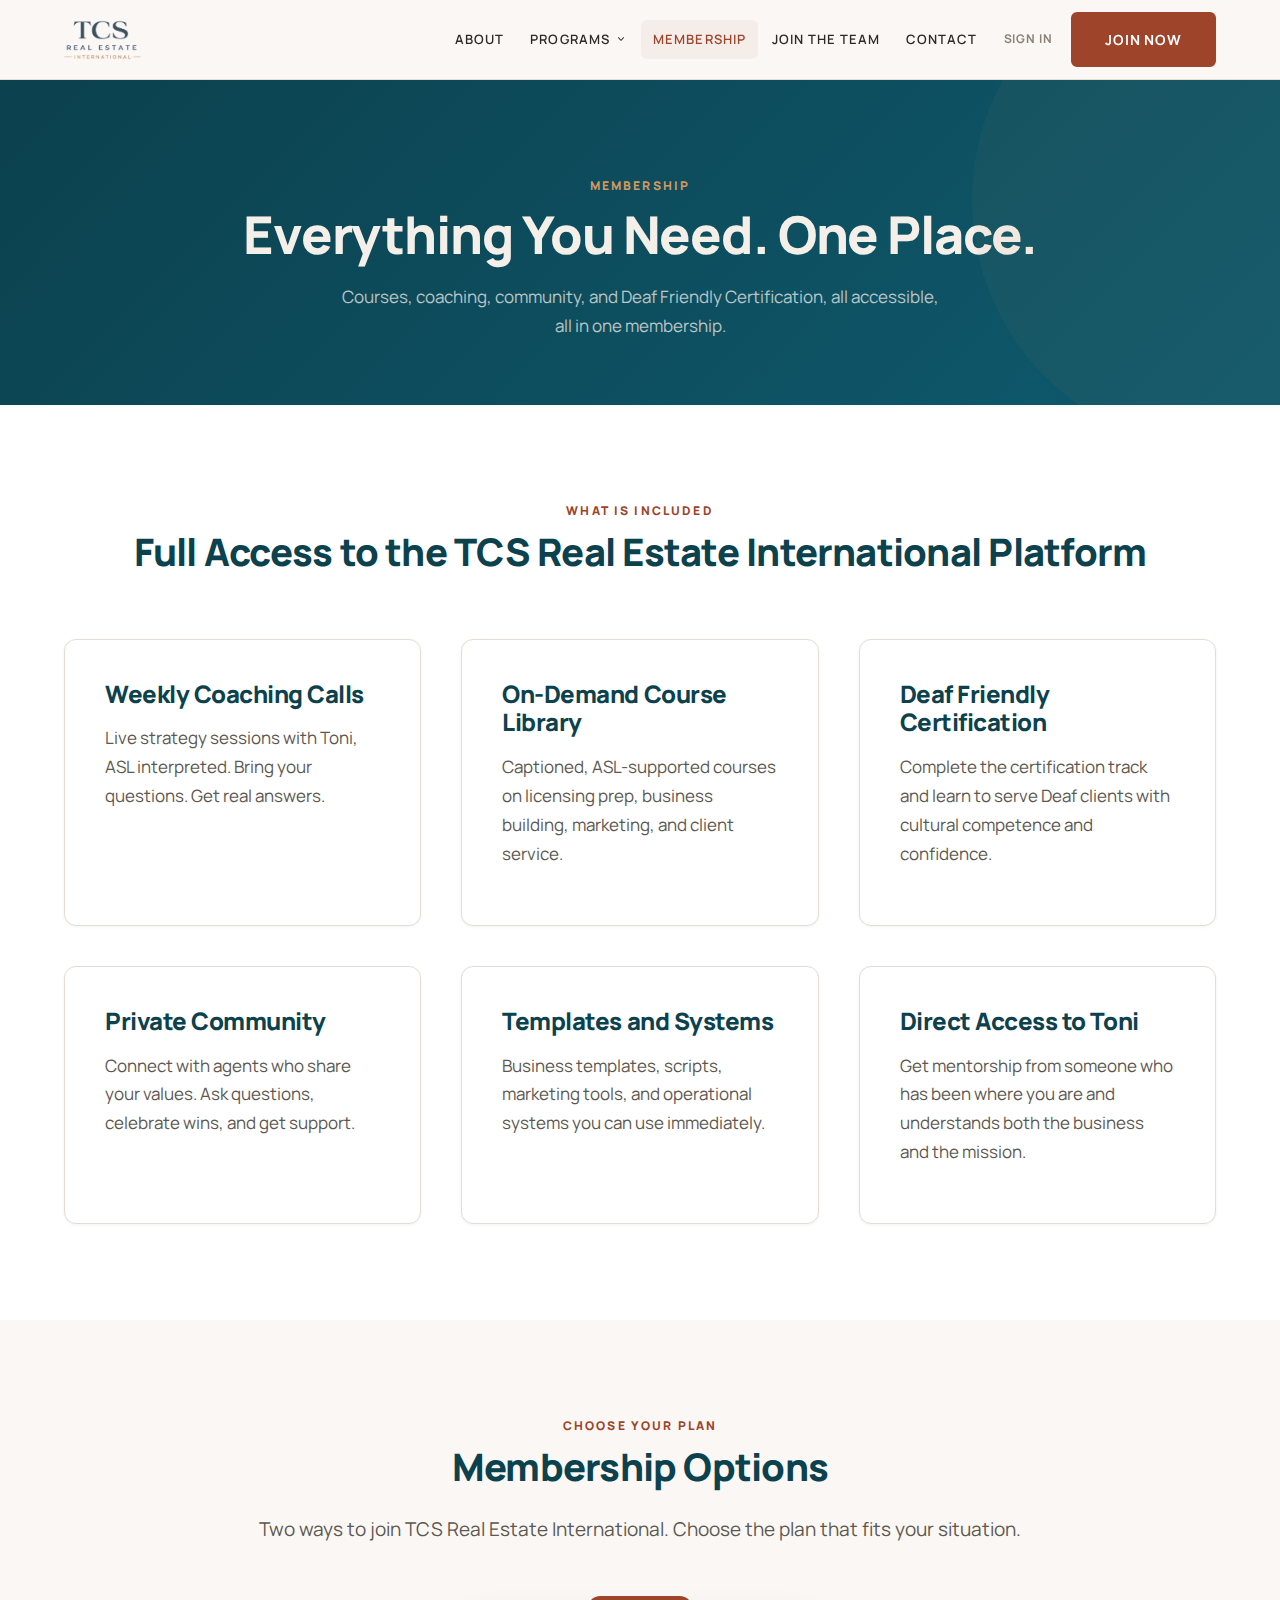
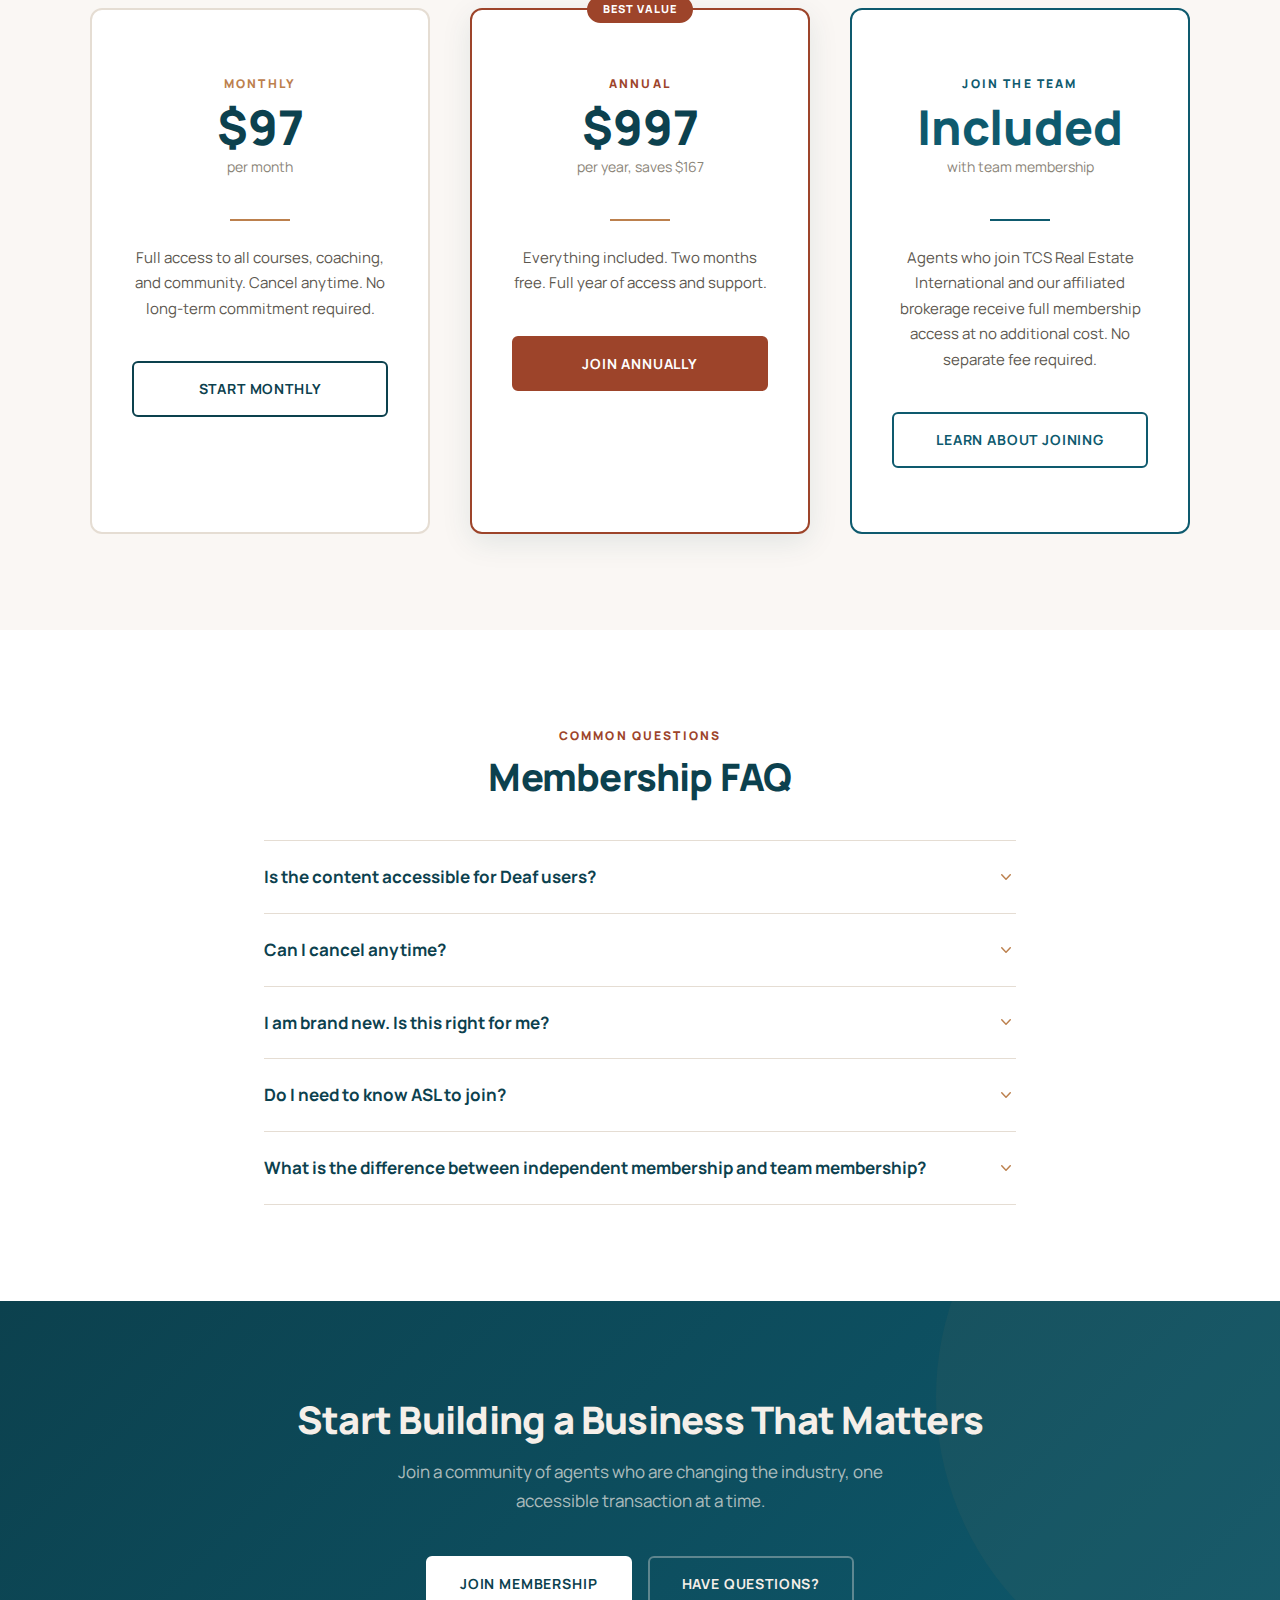
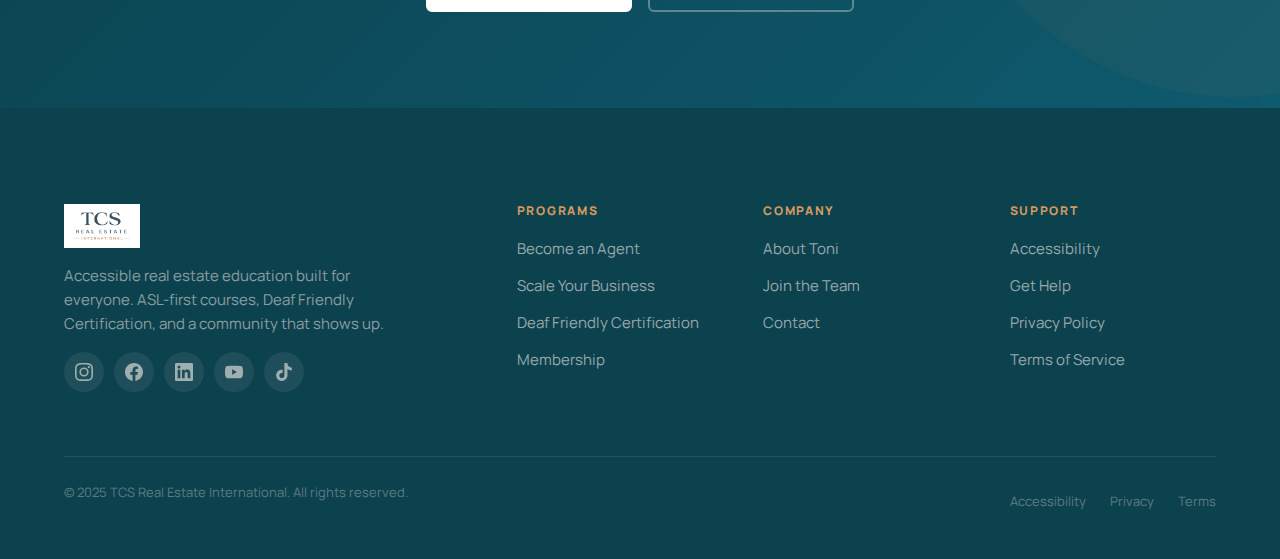
<file: membership.html>
<!DOCTYPE html>
<html lang="en">
<head>
  <meta charset="UTF-8">
  <meta name="viewport" content="width=device-width, initial-scale=1.0">
  <title>Membership | TCS Real Estate International</title>
  <meta name="description" content="Join TCS Real Estate International Membership for full access to ASL-first real estate courses, weekly coaching, Deaf Friendly Certification, and a supportive agent community.">
  <meta property="og:title" content="Membership | TCS Real Estate International">
  <meta property="og:description" content="Join TCS Real Estate International Membership for full access to ASL-first real estate courses, weekly coaching, Deaf Friendly Certification, and a supportive agent community.">
  <meta property="og:type" content="website">
  <link rel="stylesheet" href="css/global.css">
</head>
<body>
  <a href="#main-content" class="skip-nav">Skip to main content</a>

  <header class="site-header" role="banner">
    <div class="site-header__inner">
      <a href="index.html" class="site-header__logo" aria-label="TCS Real Estate International home page">
        <img src="images/plain__1_.png" alt="TCS Real Estate International" width="160" height="44">
      </a>
      <nav class="site-nav" role="navigation" aria-label="Main navigation">
        <ul class="site-nav__list">
          <li class="site-nav__item"><a href="about.html" class="site-nav__link">About</a></li>
          <li class="site-nav__item">
            <a href="#" class="site-nav__link" aria-haspopup="true" aria-expanded="false">
              Programs
              <svg xmlns="http://www.w3.org/2000/svg" viewBox="0 0 20 20" fill="currentColor" aria-hidden="true"><path fill-rule="evenodd" d="M5.23 7.21a.75.75 0 011.06.02L10 11.168l3.71-3.938a.75.75 0 111.08 1.04l-4.25 4.5a.75.75 0 01-1.08 0l-4.25-4.5a.75.75 0 01.02-1.06z"/></svg>
            </a>
            <div class="site-nav__dropdown" role="menu">
              <a href="become-an-agent.html" class="site-nav__dropdown-link" role="menuitem">Become an Agent<span class="site-nav__dropdown-desc">Get licensed with accessible study support</span></a>
              <a href="scale-your-business.html" class="site-nav__dropdown-link" role="menuitem">Scale Your Business<span class="site-nav__dropdown-desc">Grow from new agent to thriving practice</span></a>
              <a href="deaf-friendly-certification.html" class="site-nav__dropdown-link" role="menuitem">Deaf Friendly Certification<span class="site-nav__dropdown-desc">Serve Deaf clients with confidence</span></a>
            </div>
          </li>
          <li class="site-nav__item"><a href="membership.html" class="site-nav__link site-nav__link--active">Membership</a></li>
          <li class="site-nav__item"><a href="join-the-team.html" class="site-nav__link">Join the Team</a></li>
          <li class="site-nav__item"><a href="contact.html" class="site-nav__link">Contact</a></li>
        </ul>
        <a href="https://d4acip2ba5ltc7t8cubb.app.clientclub.net/" class="site-nav__signin" target="_blank" rel="noopener noreferrer">Sign In</a>
        <a href="#join" class="btn btn--primary site-nav__cta">Join Now</a>
      </nav>
      <button class="mobile-toggle" aria-label="Open menu" aria-expanded="false" aria-controls="mobile-nav">
        <span class="mobile-toggle__bar"></span>
        <span class="mobile-toggle__bar"></span>
        <span class="mobile-toggle__bar"></span>
      </button>
    </div>
  </header>

  <nav id="mobile-nav" class="mobile-nav" role="navigation" aria-label="Mobile navigation">
    <ul class="mobile-nav__list">
      <li><a href="about.html" class="mobile-nav__link">About</a></li>
      <li>
        <a href="#" class="mobile-nav__link">Programs</a>
        <ul class="mobile-nav__sub">
          <li><a href="become-an-agent.html" class="mobile-nav__sub-link">Become an Agent</a></li>
          <li><a href="scale-your-business.html" class="mobile-nav__sub-link">Scale Your Business</a></li>
          <li><a href="deaf-friendly-certification.html" class="mobile-nav__sub-link">Deaf Friendly Certification</a></li>
        </ul>
      </li>
      <li><a href="membership.html" class="mobile-nav__link">Membership</a></li>
      <li><a href="join-the-team.html" class="mobile-nav__link">Join the Team</a></li>
      <li><a href="contact.html" class="mobile-nav__link">Contact</a></li>
    </ul>
    <div class="mobile-nav__cta">
      <a href="#join" class="btn btn--primary" style="width:100%;">Join Now</a>
      <a href="https://d4acip2ba5ltc7t8cubb.app.clientclub.net/" target="_blank" rel="noopener noreferrer" class="btn btn--secondary" style="width:100%;">Member Sign In</a>
    </div>
  </nav>

  <main id="main-content">

    <section class="page-header" aria-label="TCS Real Estate International Membership overview">
      <div class="container">
        <span class="eyebrow">Membership</span>
        <h1>Everything You Need. One Place.</h1>
        <p>Courses, coaching, community, and Deaf Friendly Certification, all accessible, all in one membership.</p>
      </div>
    </section>

    <section class="section section--white" aria-label="What is included in membership">
      <div class="container text-center">
        <span class="eyebrow">What Is Included</span>
        <h2>Full Access to the TCS Real Estate International Platform</h2>
        <div class="grid grid--3" style="margin-top:var(--space-xl); text-align:left;">
          <div class="card">
            <h3>Weekly Coaching Calls</h3>
            <p style="color:var(--tcs-text-light);">Live strategy sessions with Toni, ASL interpreted. Bring your questions. Get real answers.</p>
          </div>
          <div class="card">
            <h3>On-Demand Course Library</h3>
            <p style="color:var(--tcs-text-light);">Captioned, ASL-supported courses on licensing prep, business building, marketing, and client service.</p>
          </div>
          <div class="card">
            <h3>Deaf Friendly Certification</h3>
            <p style="color:var(--tcs-text-light);">Complete the certification track and learn to serve Deaf clients with cultural competence and confidence.</p>
          </div>
          <div class="card">
            <h3>Private Community</h3>
            <p style="color:var(--tcs-text-light);">Connect with agents who share your values. Ask questions, celebrate wins, and get support.</p>
          </div>
          <div class="card">
            <h3>Templates and Systems</h3>
            <p style="color:var(--tcs-text-light);">Business templates, scripts, marketing tools, and operational systems you can use immediately.</p>
          </div>
          <div class="card">
            <h3>Direct Access to Toni</h3>
            <p style="color:var(--tcs-text-light);">Get mentorship from someone who has been where you are and understands both the business and the mission.</p>
          </div>
        </div>
      </div>
    </section>

    <!-- PRICING -->
    <section id="join" class="section section--cream" aria-label="Membership pricing options">
      <div class="container">
        <div class="text-center" style="margin-bottom:var(--space-xl);">
          <span class="eyebrow">Choose Your Plan</span>
          <h2>Membership Options</h2>
          <p class="lead" style="margin:0 auto;">Two ways to join TCS Real Estate International. Choose the plan that fits your situation.</p>
        </div>

        <div class="grid grid--3" style="max-width:1100px; margin:0 auto;">

          <!-- Monthly -->
          <div class="pricing-card" style="display:flex; flex-direction:column; align-items:center;">
            <span class="eyebrow" style="color:var(--tcs-gold);">Monthly</span>
            <div class="pricing-card__price">$97</div>
            <div class="pricing-card__period">per month</div>
            <div class="gold-line gold-line--center" style="margin:var(--space-sm) auto var(--space-md);"></div>
            <p style="font-size:.9375rem; color:var(--tcs-text-light); margin-bottom:var(--space-lg); text-align:center;">Full access to all courses, coaching, and community. Cancel anytime. No long-term commitment required.</p>
            <a href="https://leadconnectorhq.com/widget/form/UjiwaQOJ7u5LOisehCjb" class="btn btn--secondary" style="width:100%;" target="_blank" rel="noopener noreferrer">Start Monthly</a>
          </div>

          <!-- Annual -->
          <div class="pricing-card pricing-card--featured" style="display:flex; flex-direction:column; align-items:center;">
            <span class="eyebrow" style="color:var(--tcs-terra);">Annual</span>
            <div class="pricing-card__price">$997</div>
            <div class="pricing-card__period">per year, saves $167</div>
            <div class="gold-line gold-line--center" style="margin:var(--space-sm) auto var(--space-md);"></div>
            <p style="font-size:.9375rem; color:var(--tcs-text-light); margin-bottom:var(--space-lg); text-align:center;">Everything included. Two months free. Full year of access and support.</p>
            <a href="https://leadconnectorhq.com/widget/form/UjiwaQOJ7u5LOisehCjb" class="btn btn--primary" style="width:100%;" target="_blank" rel="noopener noreferrer">Join Annually</a>
          </div>

          <!-- Team -->
          <div class="pricing-card" style="display:flex; flex-direction:column; align-items:center; border-color:var(--tcs-teal);">
            <span class="eyebrow" style="color:var(--tcs-teal);">Join the Team</span>
            <div class="pricing-card__price" style="color:var(--tcs-teal);">Included</div>
            <div class="pricing-card__period">with team membership</div>
            <div class="gold-line gold-line--center" style="margin:var(--space-sm) auto var(--space-md); background:var(--tcs-teal);"></div>
            <p style="font-size:.9375rem; color:var(--tcs-text-light); margin-bottom:var(--space-lg); text-align:center;">Agents who join TCS Real Estate International and our affiliated brokerage receive full membership access at no additional cost. No separate fee required.</p>
            <a href="join-the-team.html" class="btn btn--secondary" style="width:100%; border-color:var(--tcs-teal); color:var(--tcs-teal);">Learn About Joining</a>
          </div>

        </div>
      </div>
    </section>

    <!-- FAQ -->
    <section class="section section--white" aria-label="Frequently asked questions about membership">
      <div class="container container--narrow">
        <span class="eyebrow" style="text-align:center; display:block;">Common Questions</span>
        <h2 style="text-align:center;">Membership FAQ</h2>
        <div class="accordion" style="margin-top:var(--space-lg);">

          <div class="accordion__item">
            <button class="accordion__trigger" aria-expanded="false" aria-controls="faq1">
              <span>Is the content accessible for Deaf users?</span>
              <svg class="accordion__icon" xmlns="http://www.w3.org/2000/svg" viewBox="0 0 20 20" fill="currentColor" aria-hidden="true"><path fill-rule="evenodd" d="M5.23 7.21a.75.75 0 011.06.02L10 11.168l3.71-3.938a.75.75 0 111.08 1.04l-4.25 4.5a.75.75 0 01-1.08 0l-4.25-4.5a.75.75 0 01.02-1.06z"/></svg>
            </button>
            <div id="faq1" class="accordion__panel" role="region" aria-labelledby="faq1-label">
              <div class="accordion__content">Yes. Every piece of content we create is designed to be fully accessible. Courses are taught in ASL or with live ASL interpretation. All video content includes captions. Our platform and materials are built with the Deaf community at the center, not as an afterthought.</div>
            </div>
          </div>

          <div class="accordion__item">
            <button class="accordion__trigger" aria-expanded="false" aria-controls="faq2">
              <span>Can I cancel anytime?</span>
              <svg class="accordion__icon" xmlns="http://www.w3.org/2000/svg" viewBox="0 0 20 20" fill="currentColor" aria-hidden="true"><path fill-rule="evenodd" d="M5.23 7.21a.75.75 0 011.06.02L10 11.168l3.71-3.938a.75.75 0 111.08 1.04l-4.25 4.5a.75.75 0 01-1.08 0l-4.25-4.5a.75.75 0 01.02-1.06z"/></svg>
            </button>
            <div id="faq2" class="accordion__panel" role="region" aria-labelledby="faq2-label">
              <div class="accordion__content">Yes. There is no long-term contract. You can cancel your membership at any time and retain access through the end of your current billing period.</div>
            </div>
          </div>

          <div class="accordion__item">
            <button class="accordion__trigger" aria-expanded="false" aria-controls="faq3">
              <span>I am brand new. Is this right for me?</span>
              <svg class="accordion__icon" xmlns="http://www.w3.org/2000/svg" viewBox="0 0 20 20" fill="currentColor" aria-hidden="true"><path fill-rule="evenodd" d="M5.23 7.21a.75.75 0 011.06.02L10 11.168l3.71-3.938a.75.75 0 111.08 1.04l-4.25 4.5a.75.75 0 01-1.08 0l-4.25-4.5a.75.75 0 01.02-1.06z"/></svg>
            </button>
            <div id="faq3" class="accordion__panel" role="region" aria-labelledby="faq3-label">
              <div class="accordion__content">Absolutely. Whether you are studying for your license, just passed, or years into your career, membership is designed to meet you where you are. The course library covers everything from licensing prep to advanced business strategy.</div>
            </div>
          </div>

          <div class="accordion__item">
            <button class="accordion__trigger" aria-expanded="false" aria-controls="faq4">
              <span>Do I need to know ASL to join?</span>
              <svg class="accordion__icon" xmlns="http://www.w3.org/2000/svg" viewBox="0 0 20 20" fill="currentColor" aria-hidden="true"><path fill-rule="evenodd" d="M5.23 7.21a.75.75 0 011.06.02L10 11.168l3.71-3.938a.75.75 0 111.08 1.04l-4.25 4.5a.75.75 0 01-1.08 0l-4.25-4.5a.75.75 0 01.02-1.06z"/></svg>
            </button>
            <div id="faq4" class="accordion__panel" role="region" aria-labelledby="faq4-label">
              <div class="accordion__content">No. TCS Real Estate International Membership is for all agents, Deaf, hard of hearing, and hearing. Coaching calls are interpreted. Courses include captions. The Deaf Friendly Certification teaches hearing agents how to serve Deaf clients effectively, even without fluency in ASL.</div>
            </div>
          </div>

          <div class="accordion__item">
            <button class="accordion__trigger" aria-expanded="false" aria-controls="faq5">
              <span>What is the difference between independent membership and team membership?</span>
              <svg class="accordion__icon" xmlns="http://www.w3.org/2000/svg" viewBox="0 0 20 20" fill="currentColor" aria-hidden="true"><path fill-rule="evenodd" d="M5.23 7.21a.75.75 0 011.06.02L10 11.168l3.71-3.938a.75.75 0 111.08 1.04l-4.25 4.5a.75.75 0 01-1.08 0l-4.25-4.5a.75.75 0 01.02-1.06z"/></svg>
            </button>
            <div id="faq5" class="accordion__panel" role="region" aria-labelledby="faq5-label">
              <div class="accordion__content">Independent membership is for real estate professionals who want access to TCS Real Estate International coaching, courses, and community without joining the TCS Real Estate International team. They pay either $97 per month or $997 per year. Team membership is for licensed agents who join TCS Real Estate International and our affiliated brokerage. Those agents receive full membership access included as part of joining the team, with no additional fee required.</div>
            </div>
          </div>

        </div>
      </div>
    </section>

    <section class="cta-banner" aria-label="Start your TCS Real Estate International membership">
      <div class="container" style="position:relative; z-index:1;">
        <h2>Start Building a Business That Matters</h2>
        <p>Join a community of agents who are changing the industry, one accessible transaction at a time.</p>
        <div class="cta-banner__actions">
          <a href="https://leadconnectorhq.com/widget/form/UjiwaQOJ7u5LOisehCjb" class="btn btn--white" target="_blank" rel="noopener noreferrer">Join Membership</a>
          <a href="contact.html" class="btn btn--ghost-white">Have Questions?</a>
        </div>
      </div>
    </section>

  </main>

  <footer class="site-footer" role="contentinfo">
    <div class="container">
      <div class="site-footer__grid">
        <div class="site-footer__brand">
          <img src="images/plain__1_.png" alt="TCS Real Estate International" class="site-footer__logo">
          <p>Accessible real estate education built for everyone. ASL-first courses, Deaf Friendly Certification, and a community that shows up.</p>
          <div class="site-footer__social">
            <a href="https://www.instagram.com/therealestatetoni/" target="_blank" rel="noopener noreferrer" aria-label="Follow TCS Real Estate International on Instagram"><svg viewBox="0 0 24 24" aria-hidden="true"><path d="M12 2.163c3.204 0 3.584.012 4.85.07 3.252.148 4.771 1.691 4.919 4.919.058 1.265.069 1.645.069 4.849 0 3.205-.012 3.584-.069 4.849-.149 3.225-1.664 4.771-4.919 4.919-1.266.058-1.644.07-4.85.07-3.204 0-3.584-.012-4.849-.07-3.26-.149-4.771-1.699-4.919-4.92-.058-1.265-.07-1.644-.07-4.849 0-3.204.013-3.583.07-4.849.149-3.227 1.664-4.771 4.919-4.919 1.266-.057 1.645-.069 4.849-.069zM12 0C8.741 0 8.333.014 7.053.072 2.695.272.273 2.69.073 7.052.014 8.333 0 8.741 0 12c0 3.259.014 3.668.072 4.948.2 4.358 2.618 6.78 6.98 6.98C8.333 23.986 8.741 24 12 24c3.259 0 3.668-.014 4.948-.072 4.354-.2 6.782-2.618 6.979-6.98.059-1.28.073-1.689.073-4.948 0-3.259-.014-3.667-.072-4.947-.196-4.354-2.617-6.78-6.979-6.98C15.668.014 15.259 0 12 0zm0 5.838a6.162 6.162 0 100 12.324 6.162 6.162 0 000-12.324zM12 16a4 4 0 110-8 4 4 0 010 8zm6.406-11.845a1.44 1.44 0 100 2.881 1.44 1.44 0 000-2.881z"/></svg></a>
            <a href="https://www.facebook.com/tonischaferrealtor" target="_blank" rel="noopener noreferrer" aria-label="Follow TCS Real Estate International on Facebook"><svg viewBox="0 0 24 24" aria-hidden="true"><path d="M24 12.073c0-6.627-5.373-12-12-12s-12 5.373-12 12c0 5.99 4.388 10.954 10.125 11.854v-8.385H7.078v-3.47h3.047V9.43c0-3.007 1.792-4.669 4.533-4.669 1.312 0 2.686.235 2.686.235v2.953H15.83c-1.491 0-1.956.925-1.956 1.874v2.25h3.328l-.532 3.47h-2.796v8.385C19.612 23.027 24 18.062 24 12.073z"/></svg></a>
            <a href="https://www.linkedin.com/in/therealestatetoni/" target="_blank" rel="noopener noreferrer" aria-label="Connect with TCS Real Estate International on LinkedIn"><svg viewBox="0 0 24 24" aria-hidden="true"><path d="M20.447 20.452h-3.554v-5.569c0-1.328-.027-3.037-1.852-3.037-1.853 0-2.136 1.445-2.136 2.939v5.667H9.351V9h3.414v1.561h.046c.477-.9 1.637-1.85 3.37-1.85 3.601 0 4.267 2.37 4.267 5.455v6.286zM5.337 7.433a2.062 2.062 0 01-2.063-2.065 2.064 2.064 0 112.063 2.065zm1.782 13.019H3.555V9h3.564v11.452zM22.225 0H1.771C.792 0 0 .774 0 1.729v20.542C0 23.227.792 24 1.771 24h20.451C23.2 24 24 23.227 24 22.271V1.729C24 .774 23.2 0 22.222 0h.003z"/></svg></a>
            <a href="https://www.youtube.com/@TherealestateToni" target="_blank" rel="noopener noreferrer" aria-label="Watch TCS Real Estate International on YouTube"><svg viewBox="0 0 24 24" aria-hidden="true"><path d="M23.498 6.186a3.016 3.016 0 00-2.122-2.136C19.505 3.545 12 3.545 12 3.545s-7.505 0-9.377.505A3.017 3.017 0 00.502 6.186C0 8.07 0 12 0 12s0 3.93.502 5.814a3.016 3.016 0 002.122 2.136c1.871.505 9.376.505 9.376.505s7.505 0 9.377-.505a3.015 3.015 0 002.122-2.136C24 15.93 24 12 24 12s0-3.93-.502-5.814zM9.545 15.568V8.432L15.818 12l-6.273 3.568z"/></svg></a>
            <a href="https://www.tiktok.com/@therealestatetoni" target="_blank" rel="noopener noreferrer" aria-label="Follow TCS Real Estate International on TikTok"><svg viewBox="0 0 24 24" aria-hidden="true"><path d="M12.525.02c1.31-.02 2.61-.01 3.91-.02.08 1.53.63 3.09 1.75 4.17 1.12 1.11 2.7 1.62 4.24 1.79v4.03c-1.44-.05-2.89-.35-4.2-.97-.57-.26-1.1-.59-1.62-.93-.01 2.92.01 5.84-.02 8.75-.08 1.4-.54 2.79-1.35 3.94-1.31 1.92-3.58 3.17-5.91 3.21-1.43.08-2.86-.31-4.08-1.03-2.02-1.19-3.44-3.37-3.65-5.71-.02-.5-.03-1-.01-1.49.18-1.9 1.12-3.72 2.58-4.96 1.66-1.44 3.98-2.13 6.15-1.72.02 1.48-.04 2.96-.04 4.44-.99-.32-2.15-.23-3.02.37-.63.41-1.11 1.04-1.36 1.75-.21.51-.15 1.07-.14 1.61.24 1.64 1.82 3.02 3.5 2.87 1.12-.01 2.19-.66 2.77-1.61.19-.33.4-.67.41-1.06.1-1.79.06-3.57.07-5.36.01-4.03-.01-8.05.02-12.07z"/></svg></a>
          </div>
        </div>
        <div>
          <h3 class="site-footer__heading">Programs</h3>
          <ul class="site-footer__links">
            <li><a href="become-an-agent.html">Become an Agent</a></li>
            <li><a href="scale-your-business.html">Scale Your Business</a></li>
            <li><a href="deaf-friendly-certification.html">Deaf Friendly Certification</a></li>
            <li><a href="membership.html">Membership</a></li>
          </ul>
        </div>
        <div>
          <h3 class="site-footer__heading">Company</h3>
          <ul class="site-footer__links">
            <li><a href="about.html">About Toni</a></li>
            <li><a href="join-the-team.html">Join the Team</a></li>
            <li><a href="contact.html">Contact</a></li>
          </ul>
        </div>
        <div>
          <h3 class="site-footer__heading">Support</h3>
          <ul class="site-footer__links">
            <li><a href="accessibility.html">Accessibility</a></li>
            <li><a href="contact.html">Get Help</a></li>
            <li><a href="privacy.html">Privacy Policy</a></li>
            <li><a href="terms.html">Terms of Service</a></li>
          </ul>
        </div>
      </div>
      <div class="site-footer__bottom">
        <p class="site-footer__copy">&copy; 2025 TCS Real Estate International. All rights reserved.</p>
        <ul class="site-footer__legal">
          <li><a href="accessibility.html">Accessibility</a></li>
          <li><a href="privacy.html">Privacy</a></li>
          <li><a href="terms.html">Terms</a></li>
        </ul>
      </div>
    </div>
  </footer>

  <script>
    const toggle = document.querySelector('.mobile-toggle');
    const mobileNav = document.getElementById('mobile-nav');
    toggle.addEventListener('click', () => {
      const isOpen = toggle.getAttribute('aria-expanded') === 'true';
      toggle.setAttribute('aria-expanded', !isOpen);
      toggle.setAttribute('aria-label', isOpen ? 'Open menu' : 'Close menu');
      mobileNav.classList.toggle('mobile-nav--open');
      document.body.style.overflow = isOpen ? '' : 'hidden';
    });
    window.addEventListener('scroll', () => {
      document.querySelector('.site-header').classList.toggle('site-header--scrolled', window.scrollY > 10);
    }, { passive: true });
    document.querySelectorAll('.site-nav__item').forEach(item => {
      const link = item.querySelector('[aria-haspopup]');
      if (!link) return;
      const dd = item.querySelector('.site-nav__dropdown');
      item.addEventListener('mouseenter', () => { link.setAttribute('aria-expanded', 'true'); });
      item.addEventListener('mouseleave', () => { link.setAttribute('aria-expanded', 'false'); });
      link.addEventListener('keydown', e => {
        if (e.key === 'Enter' || e.key === ' ') {
          e.preventDefault();
          const exp = link.getAttribute('aria-expanded') === 'true';
          link.setAttribute('aria-expanded', !exp);
          if (!exp && dd) { dd.querySelector('a')?.focus(); }
        }
      });
    });
    document.querySelectorAll('.accordion__trigger').forEach(btn => {
      btn.addEventListener('click', () => {
        const expanded = btn.getAttribute('aria-expanded') === 'true';
        document.querySelectorAll('.accordion__trigger').forEach(b => {
          b.setAttribute('aria-expanded', 'false');
          b.nextElementSibling.classList.remove('accordion__panel--open');
        });
        if (!expanded) {
          btn.setAttribute('aria-expanded', 'true');
          btn.nextElementSibling.classList.add('accordion__panel--open');
        }
      });
    });
  </script>
</body>
</html>
</file>
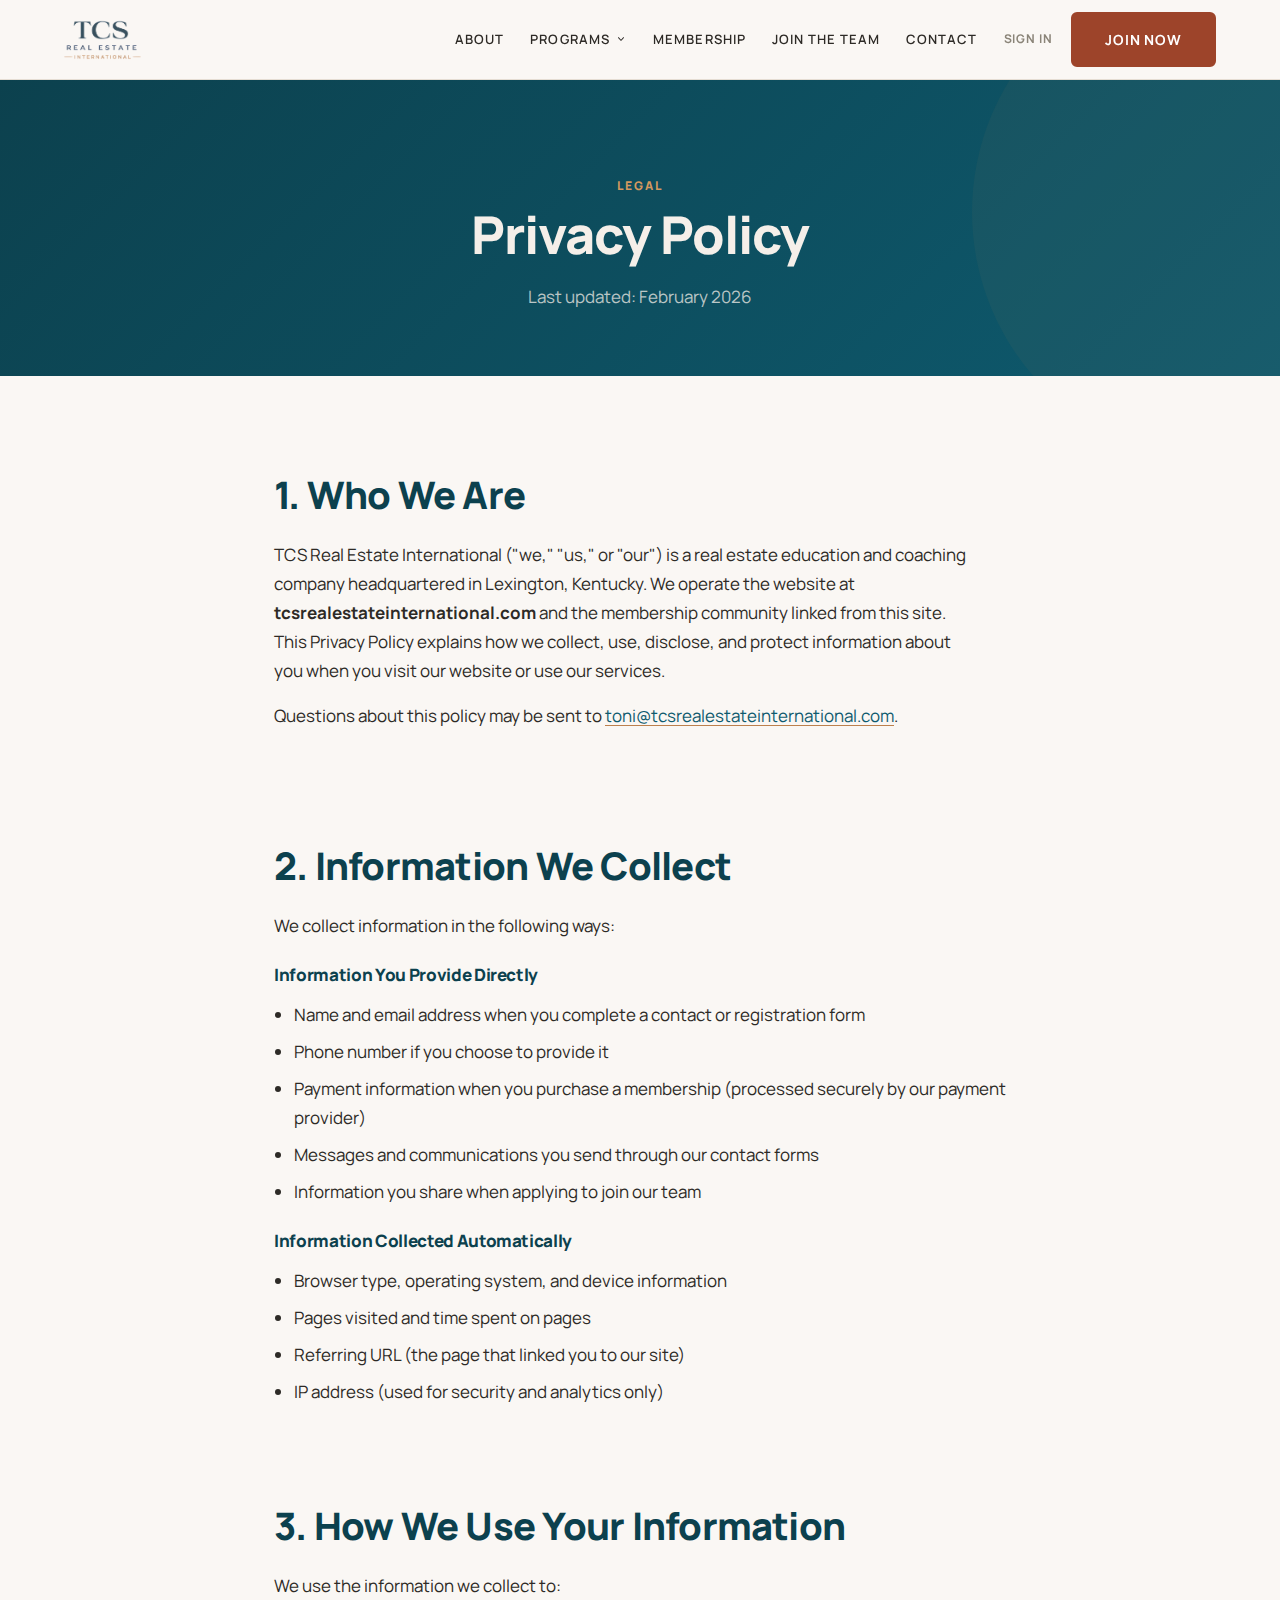
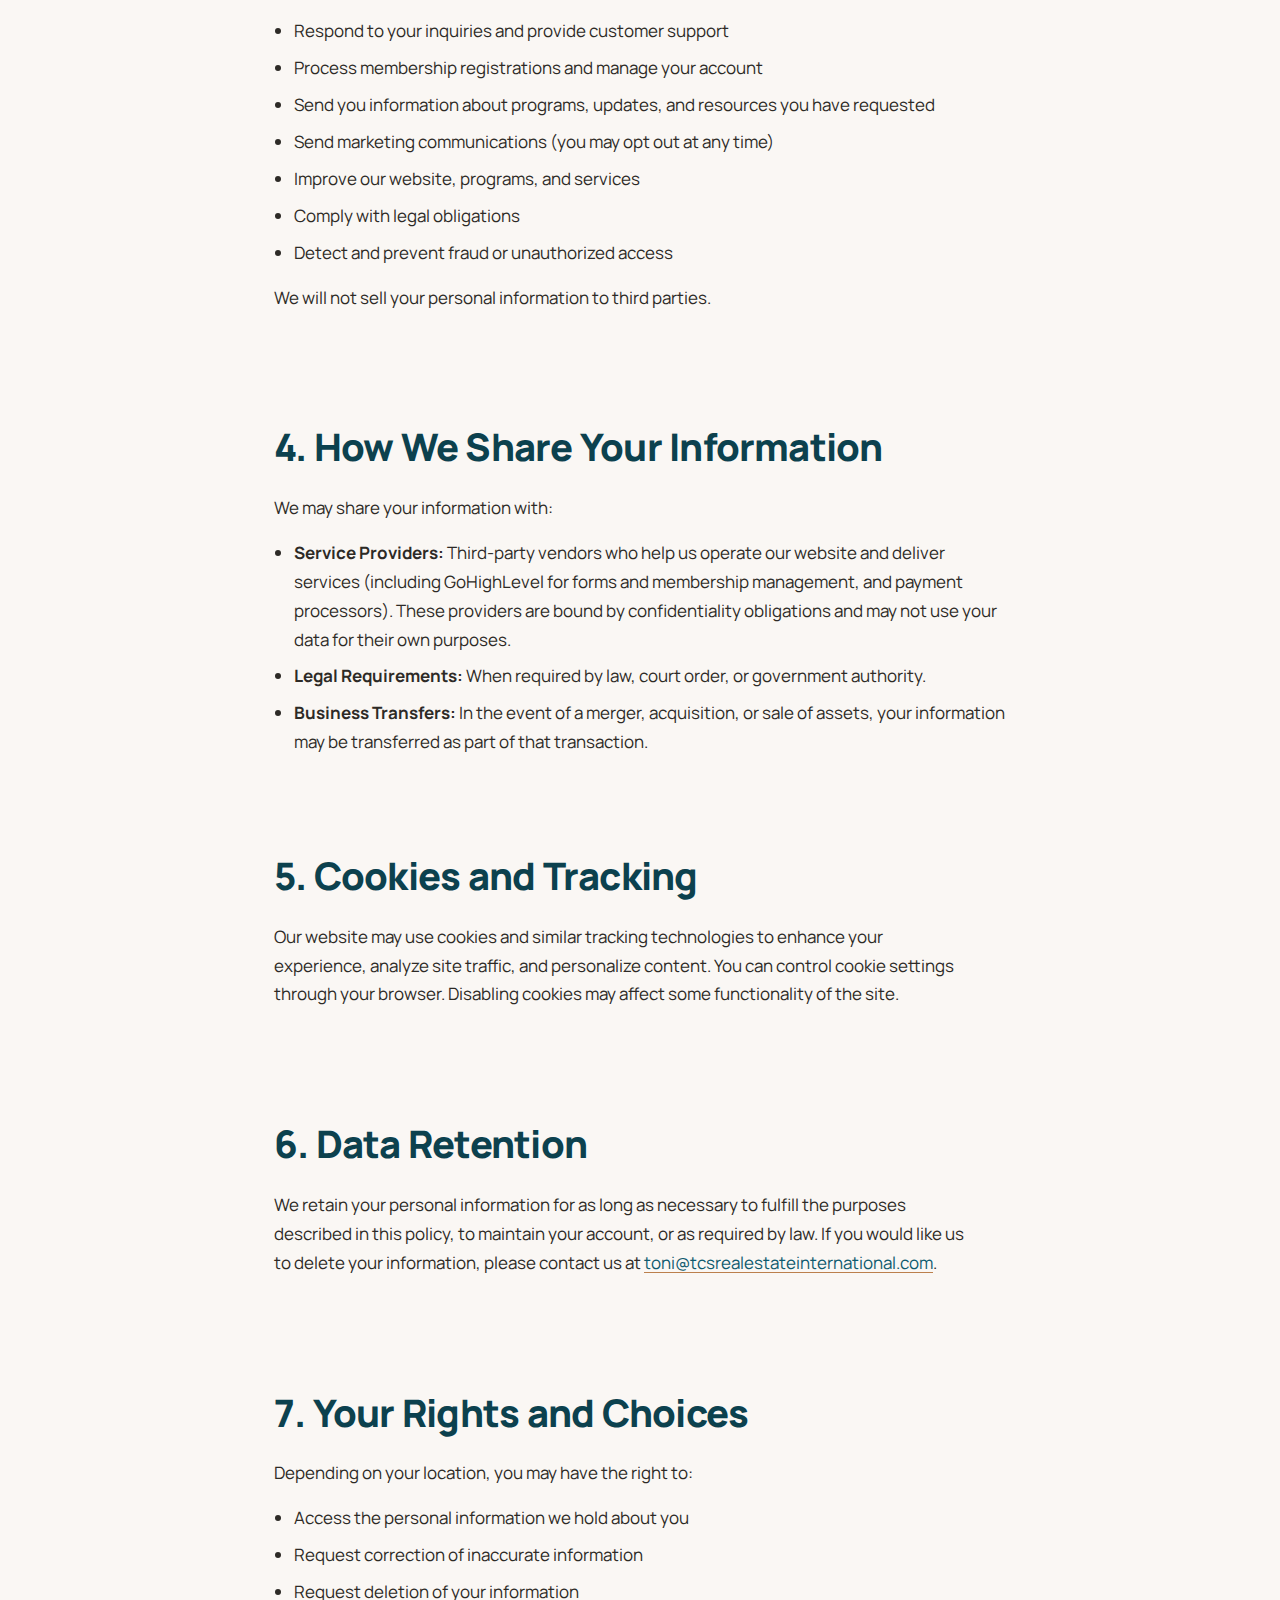
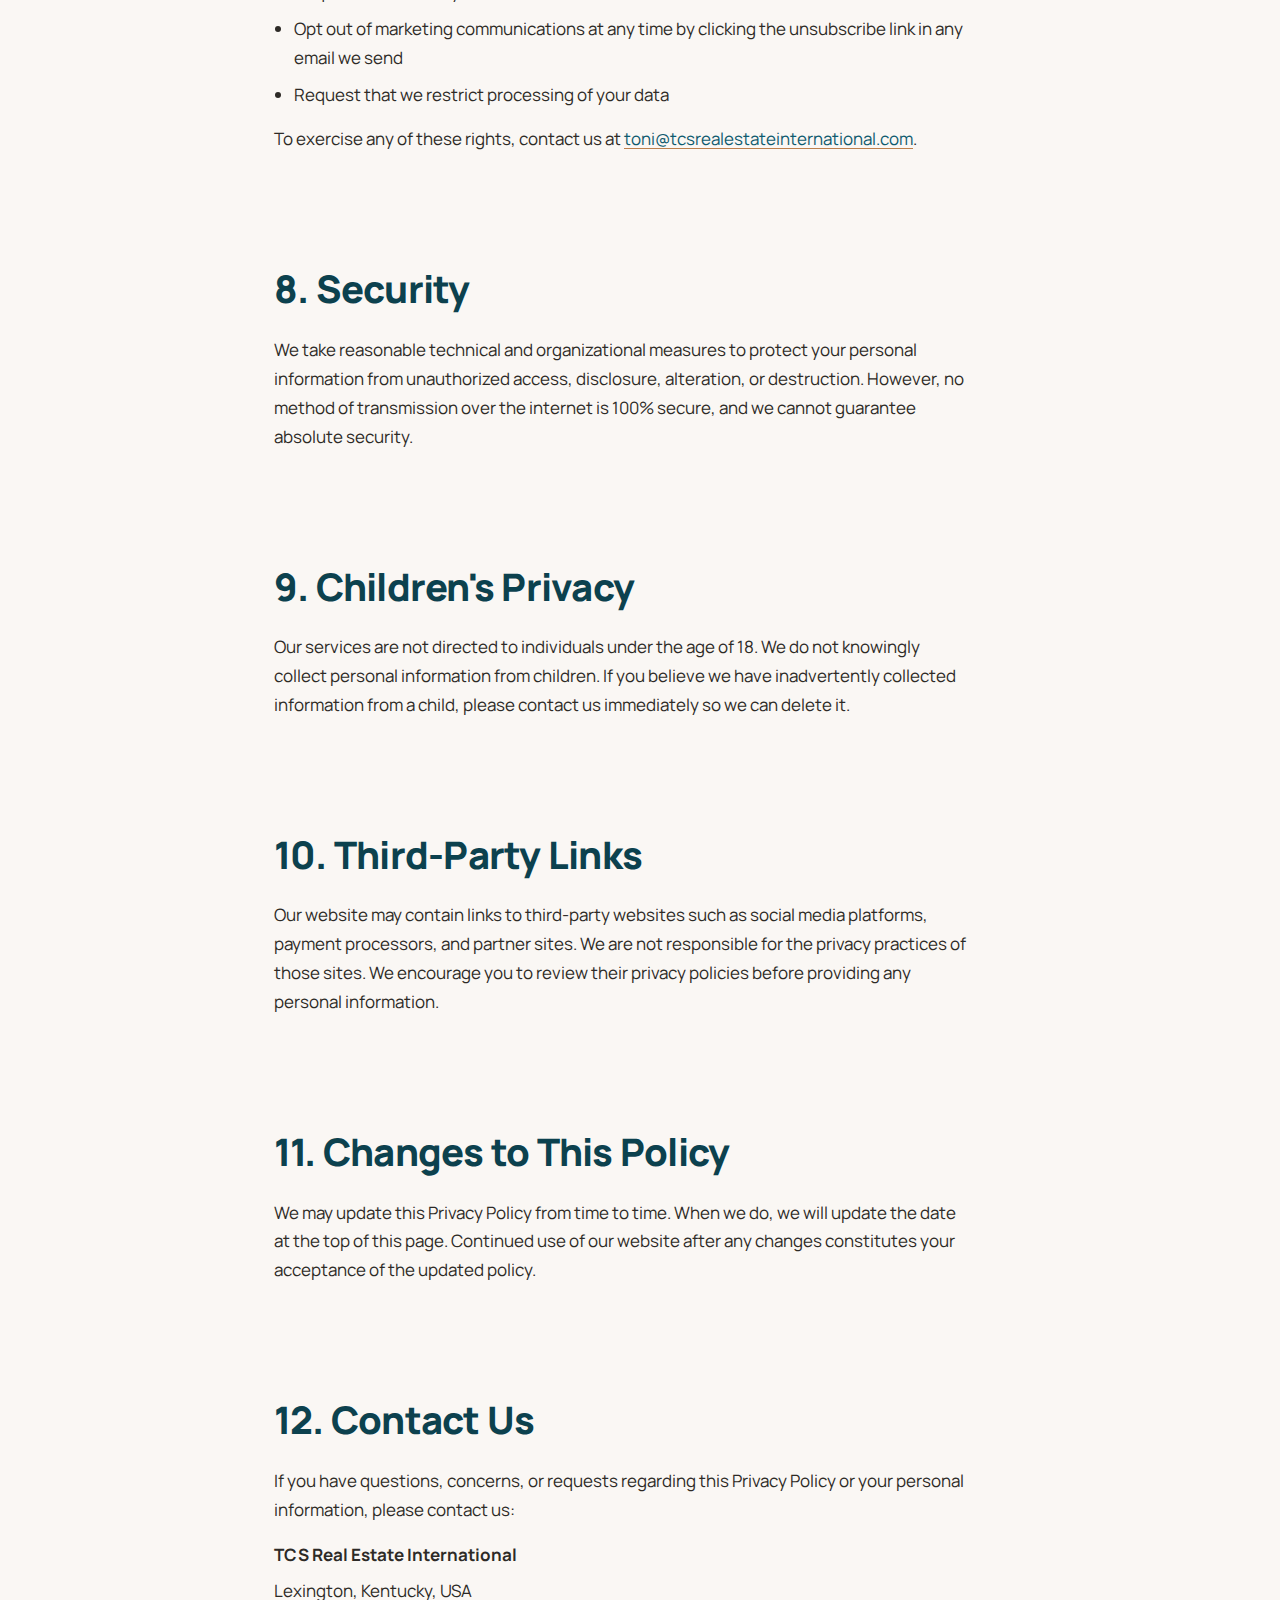
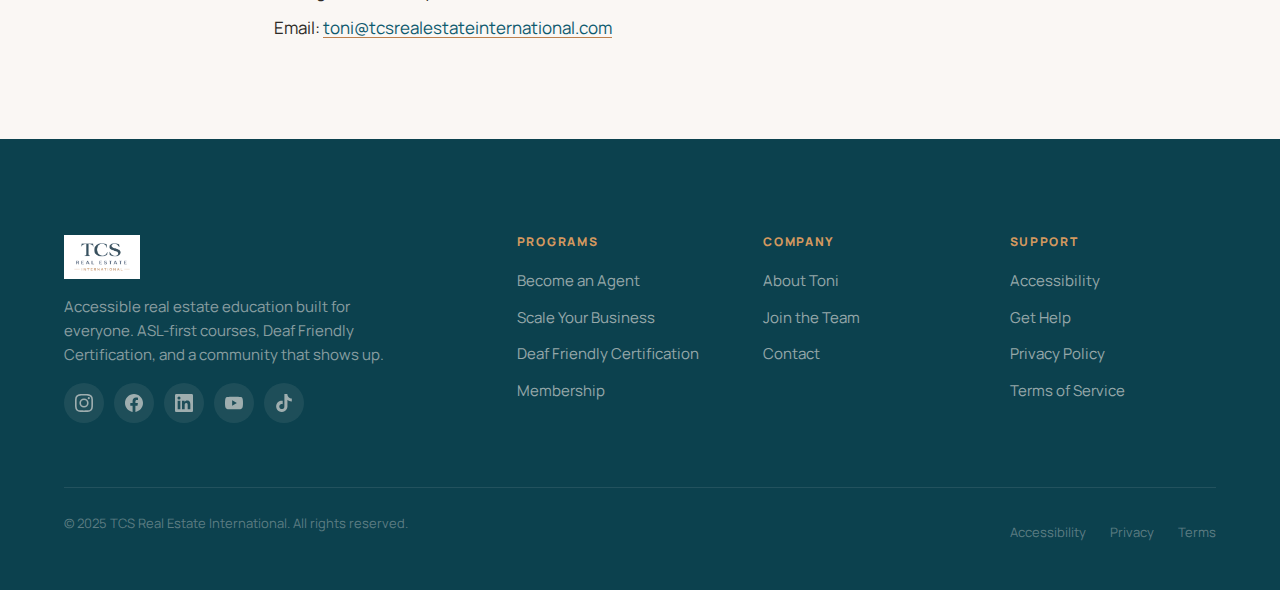
<file: privacy.html>
<!DOCTYPE html>
<html lang="en">
<head>
  <meta charset="UTF-8">
  <meta name="viewport" content="width=device-width, initial-scale=1.0">
  <title>Privacy Policy | TCS Real Estate International</title>
  <meta name="description" content="Privacy Policy for TCS Real Estate International. Learn how we collect, use, and protect your personal information.">
  <meta property="og:title" content="Privacy Policy | TCS Real Estate International">
  <meta property="og:description" content="How TCS Real Estate International collects, uses, and protects your personal information.">
  <meta property="og:type" content="website">
  <link rel="stylesheet" href="css/global.css">
</head>
<body>
  <a href="#main-content" class="skip-nav">Skip to main content</a>

  <header class="site-header" role="banner">
    <div class="site-header__inner">
      <a href="index.html" class="site-header__logo" aria-label="TCS Real Estate International home page">
        <img src="images/plain__1_.png" alt="TCS Real Estate International" width="160" height="44">
      </a>
      <nav class="site-nav" role="navigation" aria-label="Main navigation">
        <ul class="site-nav__list">
          <li class="site-nav__item"><a href="about.html" class="site-nav__link">About</a></li>
          <li class="site-nav__item">
            <a href="#" class="site-nav__link" aria-haspopup="true" aria-expanded="false">
              Programs
              <svg xmlns="http://www.w3.org/2000/svg" viewBox="0 0 20 20" fill="currentColor" aria-hidden="true"><path fill-rule="evenodd" d="M5.23 7.21a.75.75 0 011.06.02L10 11.168l3.71-3.938a.75.75 0 111.08 1.04l-4.25 4.5a.75.75 0 01-1.08 0l-4.25-4.5a.75.75 0 01.02-1.06z"/></svg>
            </a>
            <div class="site-nav__dropdown" role="menu">
              <a href="become-an-agent.html" class="site-nav__dropdown-link" role="menuitem">Become an Agent<span class="site-nav__dropdown-desc">Get licensed with accessible study support</span></a>
              <a href="scale-your-business.html" class="site-nav__dropdown-link" role="menuitem">Scale Your Business<span class="site-nav__dropdown-desc">Grow from new agent to thriving practice</span></a>
              <a href="deaf-friendly-certification.html" class="site-nav__dropdown-link" role="menuitem">Deaf Friendly Certification<span class="site-nav__dropdown-desc">Serve Deaf clients with confidence</span></a>
            </div>
          </li>
          <li class="site-nav__item"><a href="membership.html" class="site-nav__link">Membership</a></li>
          <li class="site-nav__item"><a href="join-the-team.html" class="site-nav__link">Join the Team</a></li>
          <li class="site-nav__item"><a href="contact.html" class="site-nav__link">Contact</a></li>
        </ul>
        <a href="https://d4acip2ba5ltc7t8cubb.app.clientclub.net/" class="site-nav__signin" target="_blank" rel="noopener noreferrer">Sign In</a>
        <a href="membership.html" class="btn btn--primary site-nav__cta">Join Now</a>
      </nav>
      <button class="mobile-toggle" aria-label="Open menu" aria-expanded="false" aria-controls="mobile-nav">
        <span class="mobile-toggle__bar"></span>
        <span class="mobile-toggle__bar"></span>
        <span class="mobile-toggle__bar"></span>
      </button>
    </div>
  </header>

  <nav id="mobile-nav" class="mobile-nav" role="navigation" aria-label="Mobile navigation">
    <ul class="mobile-nav__list">
      <li><a href="about.html" class="mobile-nav__link">About</a></li>
      <li>
        <a href="#" class="mobile-nav__link">Programs</a>
        <ul class="mobile-nav__sub">
          <li><a href="become-an-agent.html" class="mobile-nav__sub-link">Become an Agent</a></li>
          <li><a href="scale-your-business.html" class="mobile-nav__sub-link">Scale Your Business</a></li>
          <li><a href="deaf-friendly-certification.html" class="mobile-nav__sub-link">Deaf Friendly Certification</a></li>
        </ul>
      </li>
      <li><a href="membership.html" class="mobile-nav__link">Membership</a></li>
      <li><a href="join-the-team.html" class="mobile-nav__link">Join the Team</a></li>
      <li><a href="contact.html" class="mobile-nav__link">Contact</a></li>
    </ul>
    <div class="mobile-nav__cta">
      <a href="membership.html" class="btn btn--primary" style="width:100%;">Join Now</a>
      <a href="https://d4acip2ba5ltc7t8cubb.app.clientclub.net/" target="_blank" rel="noopener noreferrer" class="btn btn--secondary" style="width:100%;">Member Sign In</a>
    </div>
  </nav>

  <main id="main-content">

    <section class="page-header" aria-label="Privacy Policy">
      <div class="container">
        <span class="eyebrow">Legal</span>
        <h1>Privacy Policy</h1>
        <p>Last updated: February 2026</p>
      </div>
    </section>

    <section class="section" aria-label="Privacy policy content">
      <div class="container" style="max-width:780px; margin:0 auto;">

        <div style="display:flex; flex-direction:column; gap:var(--space-2xl);">

          <div>
            <h2>1. Who We Are</h2>
            <p style="margin-top:var(--space-sm);">TCS Real Estate International ("we," "us," or "our") is a real estate education and coaching company headquartered in Lexington, Kentucky. We operate the website at <strong>tcsrealestateinternational.com</strong> and the membership community linked from this site. This Privacy Policy explains how we collect, use, disclose, and protect information about you when you visit our website or use our services.</p>
            <p style="margin-top:var(--space-sm);">Questions about this policy may be sent to <a href="mailto:toni@tcsrealestateinternational.com" style="color:var(--tcs-teal);">toni@tcsrealestateinternational.com</a>.</p>
          </div>

          <div>
            <h2>2. Information We Collect</h2>
            <p style="margin-top:var(--space-sm);">We collect information in the following ways:</p>
            <h3 style="margin-top:var(--space-md); font-size:1.0625rem;">Information You Provide Directly</h3>
            <ul style="margin-top:var(--space-sm); padding-left:1.25rem; display:flex; flex-direction:column; gap:var(--space-xs);">
              <li>Name and email address when you complete a contact or registration form</li>
              <li>Phone number if you choose to provide it</li>
              <li>Payment information when you purchase a membership (processed securely by our payment provider)</li>
              <li>Messages and communications you send through our contact forms</li>
              <li>Information you share when applying to join our team</li>
            </ul>
            <h3 style="margin-top:var(--space-md); font-size:1.0625rem;">Information Collected Automatically</h3>
            <ul style="margin-top:var(--space-sm); padding-left:1.25rem; display:flex; flex-direction:column; gap:var(--space-xs);">
              <li>Browser type, operating system, and device information</li>
              <li>Pages visited and time spent on pages</li>
              <li>Referring URL (the page that linked you to our site)</li>
              <li>IP address (used for security and analytics only)</li>
            </ul>
          </div>

          <div>
            <h2>3. How We Use Your Information</h2>
            <p style="margin-top:var(--space-sm);">We use the information we collect to:</p>
            <ul style="margin-top:var(--space-sm); padding-left:1.25rem; display:flex; flex-direction:column; gap:var(--space-xs);">
              <li>Respond to your inquiries and provide customer support</li>
              <li>Process membership registrations and manage your account</li>
              <li>Send you information about programs, updates, and resources you have requested</li>
              <li>Send marketing communications (you may opt out at any time)</li>
              <li>Improve our website, programs, and services</li>
              <li>Comply with legal obligations</li>
              <li>Detect and prevent fraud or unauthorized access</li>
            </ul>
            <p style="margin-top:var(--space-sm);">We will not sell your personal information to third parties.</p>
          </div>

          <div>
            <h2>4. How We Share Your Information</h2>
            <p style="margin-top:var(--space-sm);">We may share your information with:</p>
            <ul style="margin-top:var(--space-sm); padding-left:1.25rem; display:flex; flex-direction:column; gap:var(--space-xs);">
              <li><strong>Service Providers:</strong> Third-party vendors who help us operate our website and deliver services (including GoHighLevel for forms and membership management, and payment processors). These providers are bound by confidentiality obligations and may not use your data for their own purposes.</li>
              <li><strong>Legal Requirements:</strong> When required by law, court order, or government authority.</li>
              <li><strong>Business Transfers:</strong> In the event of a merger, acquisition, or sale of assets, your information may be transferred as part of that transaction.</li>
            </ul>
          </div>

          <div>
            <h2>5. Cookies and Tracking</h2>
            <p style="margin-top:var(--space-sm);">Our website may use cookies and similar tracking technologies to enhance your experience, analyze site traffic, and personalize content. You can control cookie settings through your browser. Disabling cookies may affect some functionality of the site.</p>
          </div>

          <div>
            <h2>6. Data Retention</h2>
            <p style="margin-top:var(--space-sm);">We retain your personal information for as long as necessary to fulfill the purposes described in this policy, to maintain your account, or as required by law. If you would like us to delete your information, please contact us at <a href="mailto:toni@tcsrealestateinternational.com" style="color:var(--tcs-teal);">toni@tcsrealestateinternational.com</a>.</p>
          </div>

          <div>
            <h2>7. Your Rights and Choices</h2>
            <p style="margin-top:var(--space-sm);">Depending on your location, you may have the right to:</p>
            <ul style="margin-top:var(--space-sm); padding-left:1.25rem; display:flex; flex-direction:column; gap:var(--space-xs);">
              <li>Access the personal information we hold about you</li>
              <li>Request correction of inaccurate information</li>
              <li>Request deletion of your information</li>
              <li>Opt out of marketing communications at any time by clicking the unsubscribe link in any email we send</li>
              <li>Request that we restrict processing of your data</li>
            </ul>
            <p style="margin-top:var(--space-sm);">To exercise any of these rights, contact us at <a href="mailto:toni@tcsrealestateinternational.com" style="color:var(--tcs-teal);">toni@tcsrealestateinternational.com</a>.</p>
          </div>

          <div>
            <h2>8. Security</h2>
            <p style="margin-top:var(--space-sm);">We take reasonable technical and organizational measures to protect your personal information from unauthorized access, disclosure, alteration, or destruction. However, no method of transmission over the internet is 100% secure, and we cannot guarantee absolute security.</p>
          </div>

          <div>
            <h2>9. Children's Privacy</h2>
            <p style="margin-top:var(--space-sm);">Our services are not directed to individuals under the age of 18. We do not knowingly collect personal information from children. If you believe we have inadvertently collected information from a child, please contact us immediately so we can delete it.</p>
          </div>

          <div>
            <h2>10. Third-Party Links</h2>
            <p style="margin-top:var(--space-sm);">Our website may contain links to third-party websites such as social media platforms, payment processors, and partner sites. We are not responsible for the privacy practices of those sites. We encourage you to review their privacy policies before providing any personal information.</p>
          </div>

          <div>
            <h2>11. Changes to This Policy</h2>
            <p style="margin-top:var(--space-sm);">We may update this Privacy Policy from time to time. When we do, we will update the date at the top of this page. Continued use of our website after any changes constitutes your acceptance of the updated policy.</p>
          </div>

          <div>
            <h2>12. Contact Us</h2>
            <p style="margin-top:var(--space-sm);">If you have questions, concerns, or requests regarding this Privacy Policy or your personal information, please contact us:</p>
            <address style="margin-top:var(--space-sm); font-style:normal; display:flex; flex-direction:column; gap:var(--space-xs);">
              <span><strong>TCS Real Estate International</strong></span>
              <span>Lexington, Kentucky, USA</span>
              <span>Email: <a href="mailto:toni@tcsrealestateinternational.com" style="color:var(--tcs-teal);">toni@tcsrealestateinternational.com</a></span>
            </address>
          </div>

        </div>

      </div>
    </section>

  </main>

  <footer class="site-footer" role="contentinfo">
    <div class="container">
      <div class="site-footer__grid">
        <div class="site-footer__brand">
          <img src="images/plain__1_.png" alt="TCS Real Estate International" class="site-footer__logo">
          <p>Accessible real estate education built for everyone. ASL-first courses, Deaf Friendly Certification, and a community that shows up.</p>
          <div class="site-footer__social">
            <a href="https://www.instagram.com/therealestatetoni/" target="_blank" rel="noopener noreferrer" aria-label="Follow TCS Real Estate International on Instagram"><svg viewBox="0 0 24 24" aria-hidden="true"><path d="M12 2.163c3.204 0 3.584.012 4.85.07 3.252.148 4.771 1.691 4.919 4.919.058 1.265.069 1.645.069 4.849 0 3.205-.012 3.584-.069 4.849-.149 3.225-1.664 4.771-4.919 4.919-1.266.058-1.644.07-4.85.07-3.204 0-3.584-.012-4.849-.07-3.26-.149-4.771-1.699-4.919-4.92-.058-1.265-.07-1.644-.07-4.849 0-3.204.013-3.583.07-4.849.149-3.227 1.664-4.771 4.919-4.919 1.266-.057 1.645-.069 4.849-.069zM12 0C8.741 0 8.333.014 7.053.072 2.695.272.273 2.69.073 7.052.014 8.333 0 8.741 0 12c0 3.259.014 3.668.072 4.948.2 4.358 2.618 6.78 6.98 6.98C8.333 23.986 8.741 24 12 24c3.259 0 3.668-.014 4.948-.072 4.354-.2 6.782-2.618 6.979-6.98.059-1.28.073-1.689.073-4.948 0-3.259-.014-3.667-.072-4.947-.196-4.354-2.617-6.78-6.979-6.98C15.668.014 15.259 0 12 0zm0 5.838a6.162 6.162 0 100 12.324 6.162 6.162 0 000-12.324zM12 16a4 4 0 110-8 4 4 0 010 8zm6.406-11.845a1.44 1.44 0 100 2.881 1.44 1.44 0 000-2.881z"/></svg></a>
            <a href="https://www.facebook.com/tonischaferrealtor" target="_blank" rel="noopener noreferrer" aria-label="Follow TCS Real Estate International on Facebook"><svg viewBox="0 0 24 24" aria-hidden="true"><path d="M24 12.073c0-6.627-5.373-12-12-12s-12 5.373-12 12c0 5.99 4.388 10.954 10.125 11.854v-8.385H7.078v-3.47h3.047V9.43c0-3.007 1.792-4.669 4.533-4.669 1.312 0 2.686.235 2.686.235v2.953H15.83c-1.491 0-1.956.925-1.956 1.874v2.25h3.328l-.532 3.47h-2.796v8.385C19.612 23.027 24 18.062 24 12.073z"/></svg></a>
            <a href="https://www.linkedin.com/in/therealestatetoni/" target="_blank" rel="noopener noreferrer" aria-label="Connect with TCS Real Estate International on LinkedIn"><svg viewBox="0 0 24 24" aria-hidden="true"><path d="M20.447 20.452h-3.554v-5.569c0-1.328-.027-3.037-1.852-3.037-1.853 0-2.136 1.445-2.136 2.939v5.667H9.351V9h3.414v1.561h.046c.477-.9 1.637-1.85 3.37-1.85 3.601 0 4.267 2.37 4.267 5.455v6.286zM5.337 7.433a2.062 2.062 0 01-2.063-2.065 2.064 2.064 0 112.063 2.065zm1.782 13.019H3.555V9h3.564v11.452zM22.225 0H1.771C.792 0 0 .774 0 1.729v20.542C0 23.227.792 24 1.771 24h20.451C23.2 24 24 23.227 24 22.271V1.729C24 .774 23.2 0 22.222 0h.003z"/></svg></a>
            <a href="https://www.youtube.com/@TherealestateToni" target="_blank" rel="noopener noreferrer" aria-label="Watch TCS Real Estate International on YouTube"><svg viewBox="0 0 24 24" aria-hidden="true"><path d="M23.498 6.186a3.016 3.016 0 00-2.122-2.136C19.505 3.545 12 3.545 12 3.545s-7.505 0-9.377.505A3.017 3.017 0 00.502 6.186C0 8.07 0 12 0 12s0 3.93.502 5.814a3.016 3.016 0 002.122 2.136c1.871.505 9.376.505 9.376.505s7.505 0 9.377-.505a3.015 3.015 0 002.122-2.136C24 15.93 24 12 24 12s0-3.93-.502-5.814zM9.545 15.568V8.432L15.818 12l-6.273 3.568z"/></svg></a>
            <a href="https://www.tiktok.com/@therealestatetoni" target="_blank" rel="noopener noreferrer" aria-label="Follow TCS Real Estate International on TikTok"><svg viewBox="0 0 24 24" aria-hidden="true"><path d="M12.525.02c1.31-.02 2.61-.01 3.91-.02.08 1.53.63 3.09 1.75 4.17 1.12 1.11 2.7 1.62 4.24 1.79v4.03c-1.44-.05-2.89-.35-4.2-.97-.57-.26-1.1-.59-1.62-.93-.01 2.92.01 5.84-.02 8.75-.08 1.4-.54 2.79-1.35 3.94-1.31 1.92-3.58 3.17-5.91 3.21-1.43.08-2.86-.31-4.08-1.03-2.02-1.19-3.44-3.37-3.65-5.71-.02-.5-.03-1-.01-1.49.18-1.9 1.12-3.72 2.58-4.96 1.66-1.44 3.98-2.13 6.15-1.72.02 1.48-.04 2.96-.04 4.44-.99-.32-2.15-.23-3.02.37-.63.41-1.11 1.04-1.36 1.75-.21.51-.15 1.07-.14 1.61.24 1.64 1.82 3.02 3.5 2.87 1.12-.01 2.19-.66 2.77-1.61.19-.33.4-.67.41-1.06.1-1.79.06-3.57.07-5.36.01-4.03-.01-8.05.02-12.07z"/></svg></a>
          </div>
        </div>
        <div>
          <h3 class="site-footer__heading">Programs</h3>
          <ul class="site-footer__links">
            <li><a href="become-an-agent.html">Become an Agent</a></li>
            <li><a href="scale-your-business.html">Scale Your Business</a></li>
            <li><a href="deaf-friendly-certification.html">Deaf Friendly Certification</a></li>
            <li><a href="membership.html">Membership</a></li>
          </ul>
        </div>
        <div>
          <h3 class="site-footer__heading">Company</h3>
          <ul class="site-footer__links">
            <li><a href="about.html">About Toni</a></li>
            <li><a href="join-the-team.html">Join the Team</a></li>
            <li><a href="contact.html">Contact</a></li>
          </ul>
        </div>
        <div>
          <h3 class="site-footer__heading">Support</h3>
          <ul class="site-footer__links">
            <li><a href="accessibility.html">Accessibility</a></li>
            <li><a href="contact.html">Get Help</a></li>
            <li><a href="privacy.html">Privacy Policy</a></li>
            <li><a href="terms.html">Terms of Service</a></li>
          </ul>
        </div>
      </div>
      <div class="site-footer__bottom">
        <p class="site-footer__copy">&copy; 2025 TCS Real Estate International. All rights reserved.</p>
        <ul class="site-footer__legal">
          <li><a href="accessibility.html">Accessibility</a></li>
          <li><a href="privacy.html">Privacy</a></li>
          <li><a href="terms.html">Terms</a></li>
        </ul>
      </div>
    </div>
  </footer>

  <script>
    const toggle = document.querySelector('.mobile-toggle');
    const mobileNav = document.getElementById('mobile-nav');
    toggle.addEventListener('click', () => {
      const isOpen = toggle.getAttribute('aria-expanded') === 'true';
      toggle.setAttribute('aria-expanded', !isOpen);
      toggle.setAttribute('aria-label', isOpen ? 'Open menu' : 'Close menu');
      mobileNav.classList.toggle('mobile-nav--open');
      document.body.style.overflow = isOpen ? '' : 'hidden';
    });
    window.addEventListener('scroll', () => {
      document.querySelector('.site-header').classList.toggle('site-header--scrolled', window.scrollY > 10);
    }, { passive: true });
    document.querySelectorAll('.site-nav__item').forEach(item => {
      const link = item.querySelector('[aria-haspopup]');
      if (!link) return;
      const dd = item.querySelector('.site-nav__dropdown');
      item.addEventListener('mouseenter', () => { link.setAttribute('aria-expanded', 'true'); });
      item.addEventListener('mouseleave', () => { link.setAttribute('aria-expanded', 'false'); });
      link.addEventListener('keydown', e => {
        if (e.key === 'Enter' || e.key === ' ') {
          e.preventDefault();
          const exp = link.getAttribute('aria-expanded') === 'true';
          link.setAttribute('aria-expanded', !exp);
          if (!exp && dd) { dd.querySelector('a')?.focus(); }
        }
      });
    });
  </script>
</body>
</html>
</file>
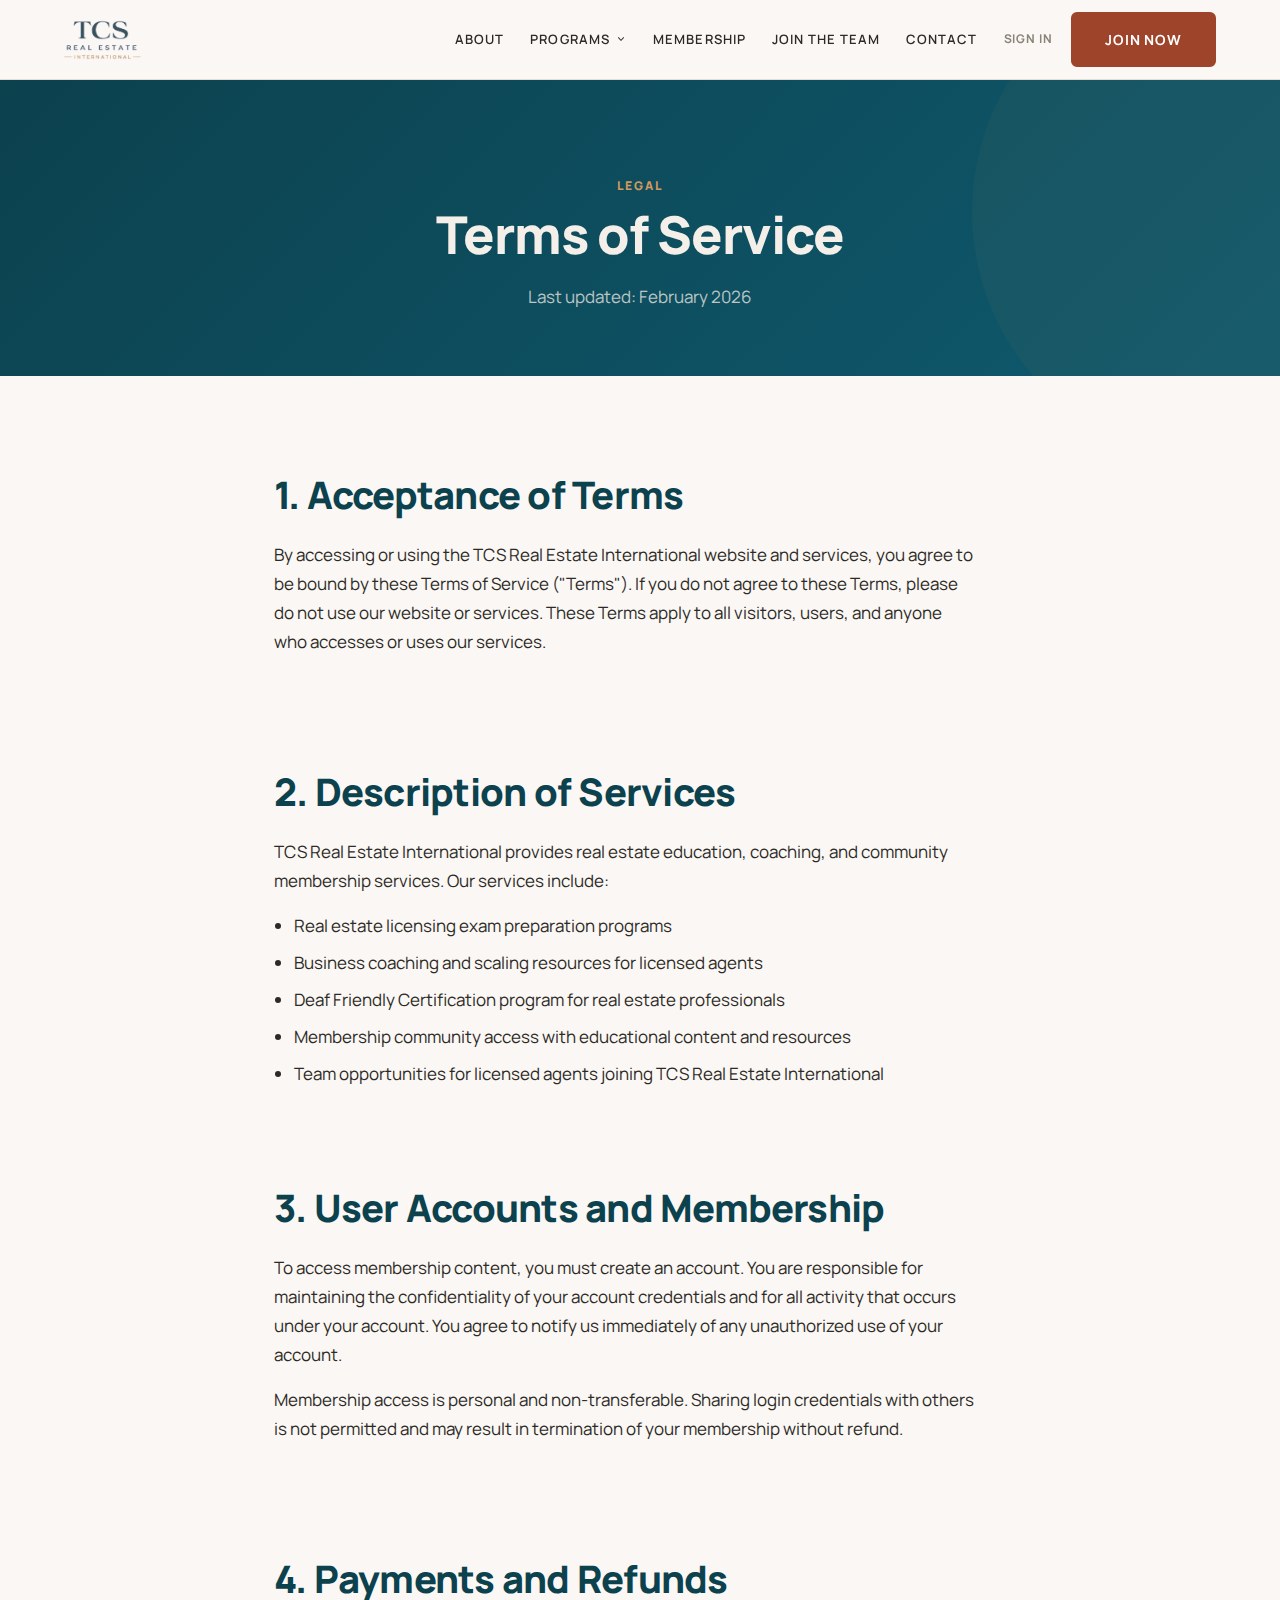
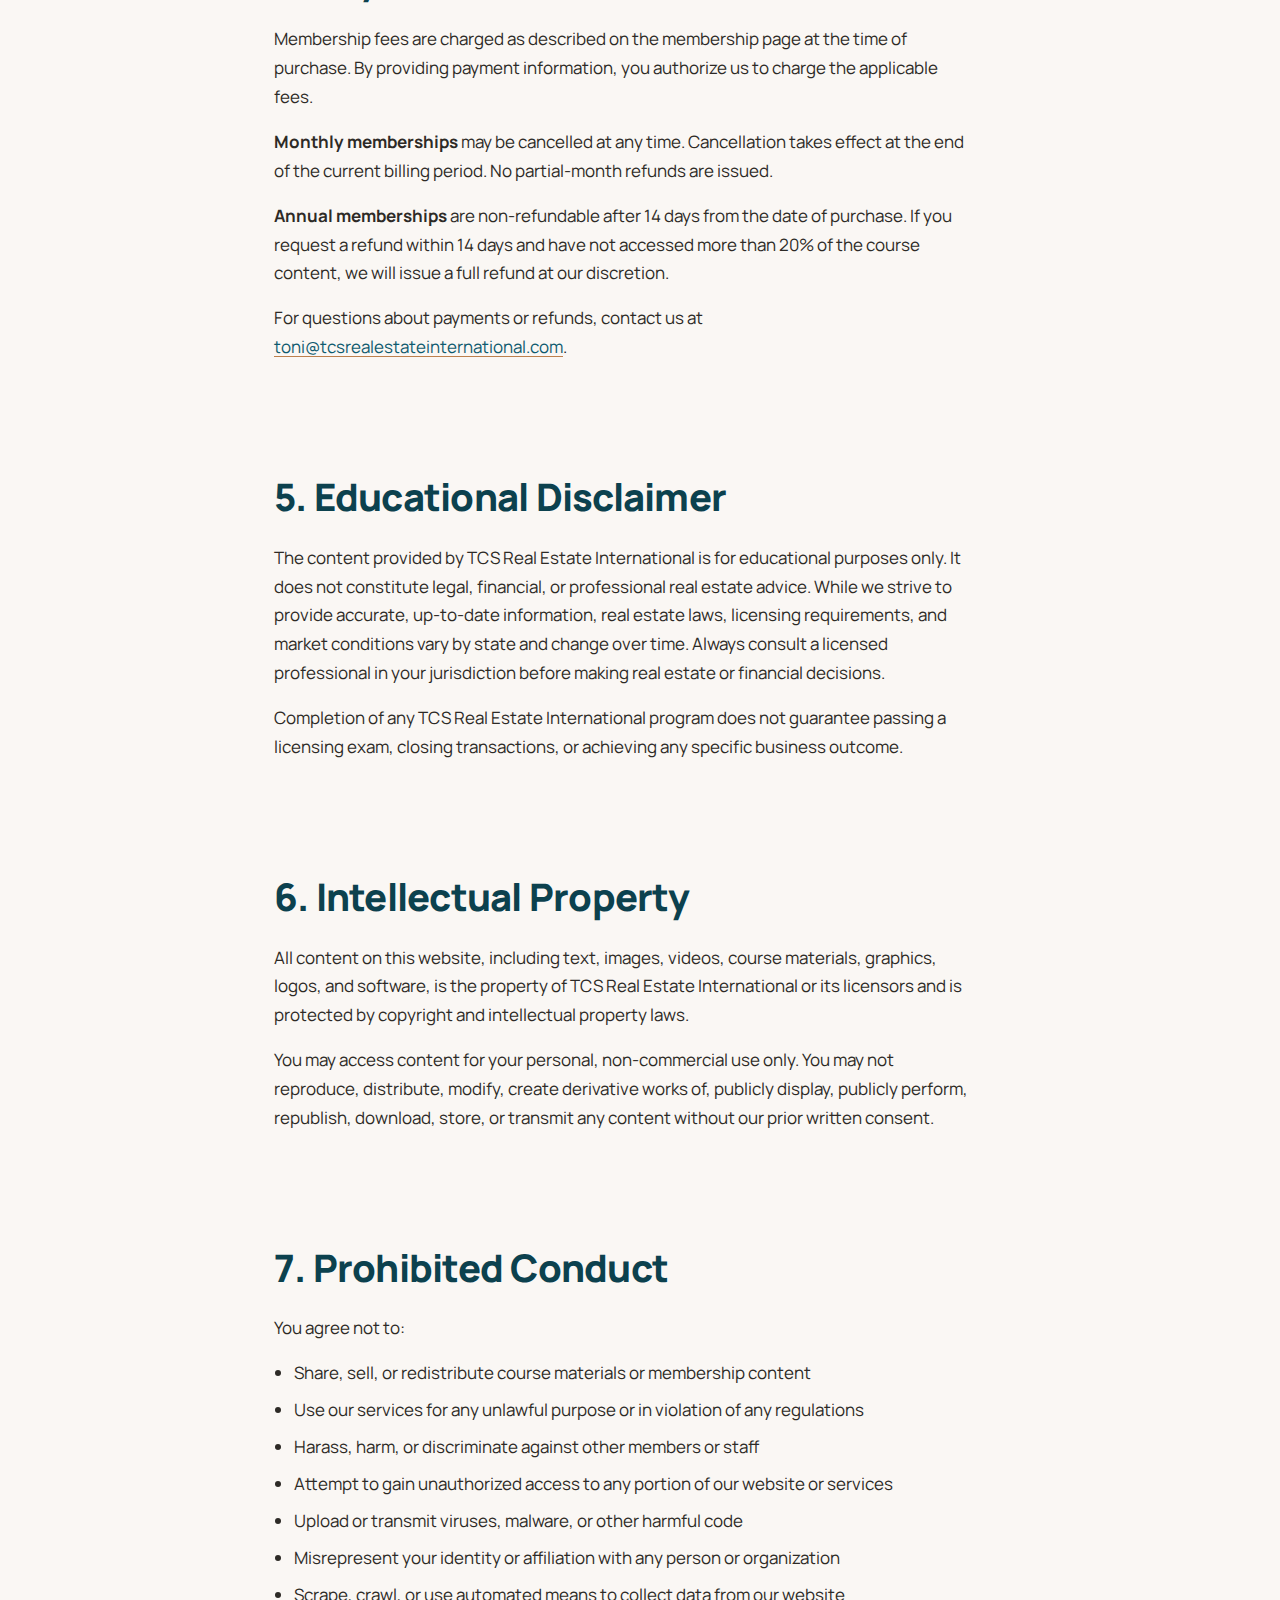
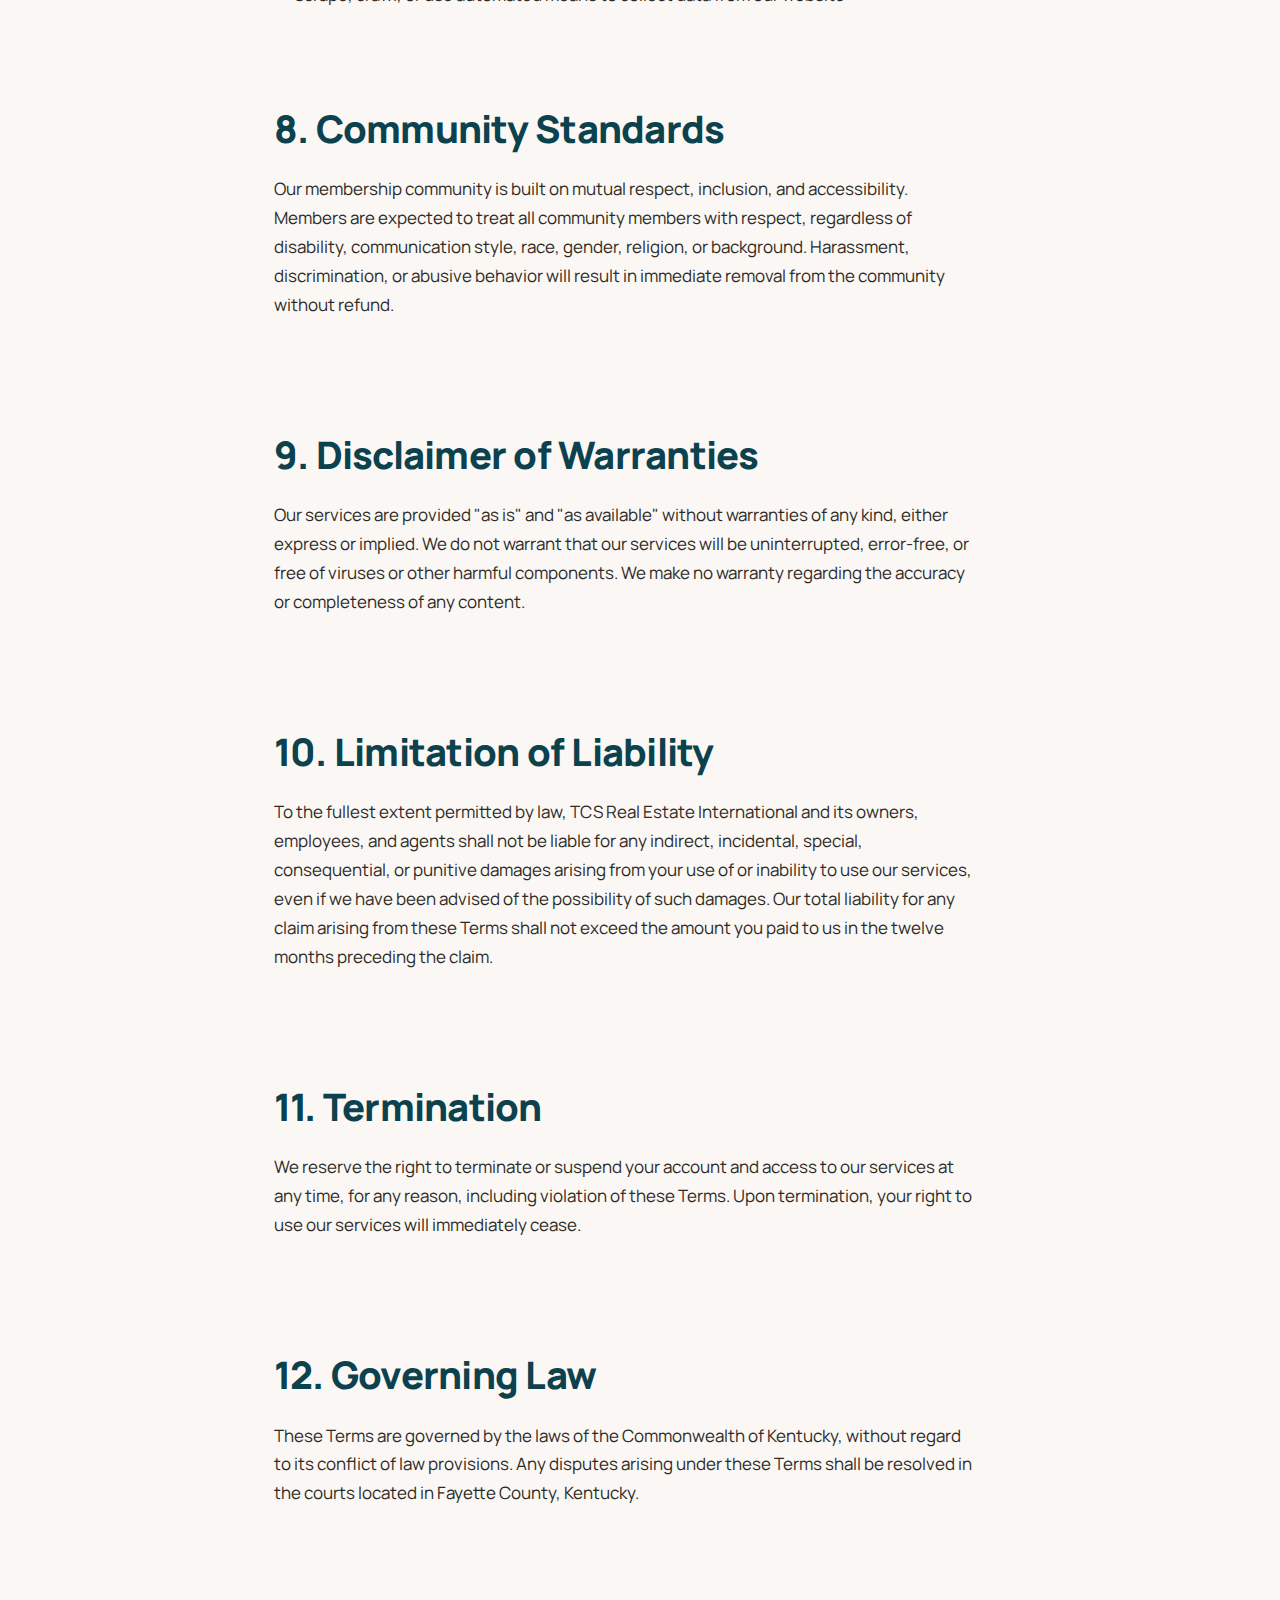
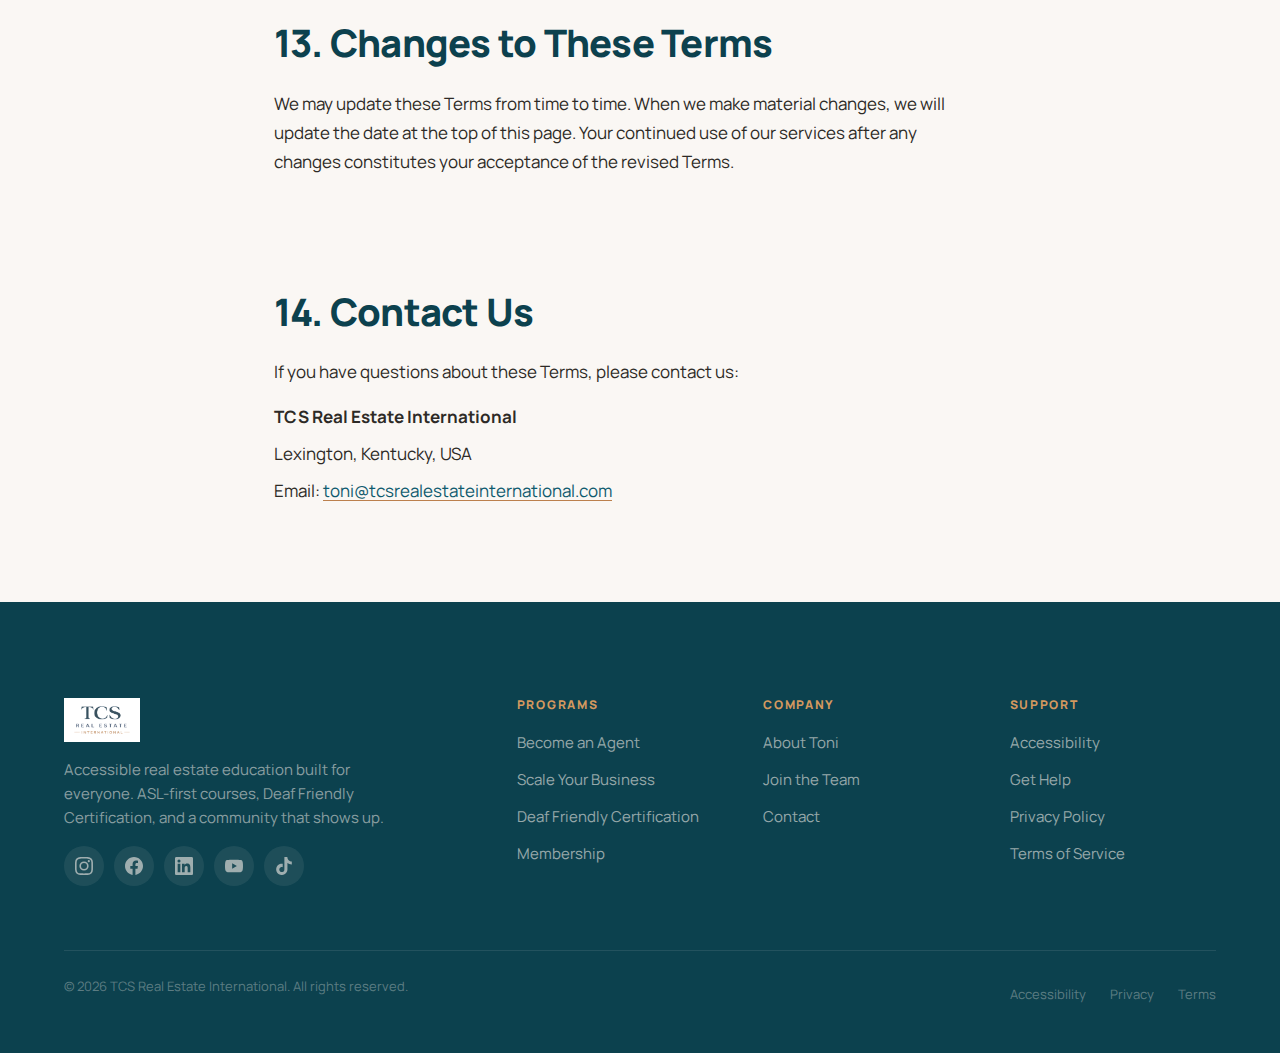
<file: terms.html>
<!DOCTYPE html>
<html lang="en">
<head>
  <meta charset="UTF-8">
  <meta name="viewport" content="width=device-width, initial-scale=1.0">
  <title>Terms of Service | TCS Real Estate International</title>
  <meta name="description" content="Terms of Service for TCS Real Estate International. Read our terms before using our website, programs, and membership community.">
  <meta property="og:title" content="Terms of Service | TCS Real Estate International">
  <meta property="og:description" content="The terms and conditions governing use of TCS Real Estate International's website and services.">
  <meta property="og:type" content="website">
  <link rel="stylesheet" href="css/global.css">
</head>
<body>
  <a href="#main-content" class="skip-nav">Skip to main content</a>

  <header class="site-header" role="banner">
    <div class="site-header__inner">
      <a href="index.html" class="site-header__logo" aria-label="TCS Real Estate International home page">
        <img src="images/plain__1_.png" alt="TCS Real Estate International" width="160" height="44">
      </a>
      <nav class="site-nav" role="navigation" aria-label="Main navigation">
        <ul class="site-nav__list">
          <li class="site-nav__item"><a href="about.html" class="site-nav__link">About</a></li>
          <li class="site-nav__item">
            <button class="site-nav__link" aria-haspopup="true" aria-expanded="false">
              Programs
              <svg xmlns="http://www.w3.org/2000/svg" viewBox="0 0 20 20" fill="currentColor" aria-hidden="true"><path fill-rule="evenodd" d="M5.23 7.21a.75.75 0 011.06.02L10 11.168l3.71-3.938a.75.75 0 111.08 1.04l-4.25 4.5a.75.75 0 01-1.08 0l-4.25-4.5a.75.75 0 01.02-1.06z"/></svg>
            </button>
            <div class="site-nav__dropdown" role="menu">
              <a href="become-an-agent.html" class="site-nav__dropdown-link" role="menuitem">Become an Agent<span class="site-nav__dropdown-desc">Get licensed with accessible study support</span></a>
              <a href="scale-your-business.html" class="site-nav__dropdown-link" role="menuitem">Scale Your Business<span class="site-nav__dropdown-desc">Grow from new agent to thriving practice</span></a>
              <a href="deaf-friendly-certification.html" class="site-nav__dropdown-link" role="menuitem">Deaf Friendly Certification<span class="site-nav__dropdown-desc">Serve Deaf clients with confidence</span></a>
            </div>
          </li>
          <li class="site-nav__item"><a href="membership.html" class="site-nav__link">Membership</a></li>
          <li class="site-nav__item"><a href="join-the-team.html" class="site-nav__link">Join the Team</a></li>
          <li class="site-nav__item"><a href="contact.html" class="site-nav__link">Contact</a></li>
        </ul>
        <a href="https://d4acip2ba5ltc7t8cubb.app.clientclub.net/" class="site-nav__signin" target="_blank" rel="noopener noreferrer">Sign In<span class="sr-only"> (opens in new tab)</span></a>
        <a href="membership.html" class="btn btn--primary site-nav__cta">Join Now</a>
      </nav>
      <button class="mobile-toggle" aria-label="Open menu" aria-expanded="false" aria-controls="mobile-nav">
        <span class="mobile-toggle__bar"></span>
        <span class="mobile-toggle__bar"></span>
        <span class="mobile-toggle__bar"></span>
      </button>
    </div>
  </header>

  <nav id="mobile-nav" class="mobile-nav" role="navigation" aria-label="Mobile navigation">
    <ul class="mobile-nav__list">
      <li><a href="about.html" class="mobile-nav__link">About</a></li>
      <li>
        <button class="mobile-nav__link">Programs</button>
        <ul class="mobile-nav__sub">
          <li><a href="become-an-agent.html" class="mobile-nav__sub-link">Become an Agent</a></li>
          <li><a href="scale-your-business.html" class="mobile-nav__sub-link">Scale Your Business</a></li>
          <li><a href="deaf-friendly-certification.html" class="mobile-nav__sub-link">Deaf Friendly Certification</a></li>
        </ul>
      </li>
      <li><a href="membership.html" class="mobile-nav__link">Membership</a></li>
      <li><a href="join-the-team.html" class="mobile-nav__link">Join the Team</a></li>
      <li><a href="contact.html" class="mobile-nav__link">Contact</a></li>
    </ul>
    <div class="mobile-nav__cta">
      <a href="membership.html" class="btn btn--primary" style="width:100%;">Join Now</a>
      <a href="https://d4acip2ba5ltc7t8cubb.app.clientclub.net/" target="_blank" rel="noopener noreferrer" class="btn btn--secondary" style="width:100%;">Member Sign In<span class="sr-only"> (opens in new tab)</span></a>
    </div>
  </nav>

  <main id="main-content">

    <section class="page-header" aria-label="Terms of Service">
      <div class="container">
        <span class="eyebrow">Legal</span>
        <h1>Terms of Service</h1>
        <p>Last updated: February 2026</p>
      </div>
    </section>

    <section class="section" aria-label="Terms of service content">
      <div class="container" style="max-width:780px; margin:0 auto;">

        <div style="display:flex; flex-direction:column; gap:var(--space-2xl);">

          <div>
            <h2>1. Acceptance of Terms</h2>
            <p style="margin-top:var(--space-sm);">By accessing or using the TCS Real Estate International website and services, you agree to be bound by these Terms of Service ("Terms"). If you do not agree to these Terms, please do not use our website or services. These Terms apply to all visitors, users, and anyone who accesses or uses our services.</p>
          </div>

          <div>
            <h2>2. Description of Services</h2>
            <p style="margin-top:var(--space-sm);">TCS Real Estate International provides real estate education, coaching, and community membership services. Our services include:</p>
            <ul style="margin-top:var(--space-sm); padding-left:1.25rem; display:flex; flex-direction:column; gap:var(--space-xs);">
              <li>Real estate licensing exam preparation programs</li>
              <li>Business coaching and scaling resources for licensed agents</li>
              <li>Deaf Friendly Certification program for real estate professionals</li>
              <li>Membership community access with educational content and resources</li>
              <li>Team opportunities for licensed agents joining TCS Real Estate International</li>
            </ul>
          </div>

          <div>
            <h2>3. User Accounts and Membership</h2>
            <p style="margin-top:var(--space-sm);">To access membership content, you must create an account. You are responsible for maintaining the confidentiality of your account credentials and for all activity that occurs under your account. You agree to notify us immediately of any unauthorized use of your account.</p>
            <p style="margin-top:var(--space-sm);">Membership access is personal and non-transferable. Sharing login credentials with others is not permitted and may result in termination of your membership without refund.</p>
          </div>

          <div>
            <h2>4. Payments and Refunds</h2>
            <p style="margin-top:var(--space-sm);">Membership fees are charged as described on the membership page at the time of purchase. By providing payment information, you authorize us to charge the applicable fees.</p>
            <p style="margin-top:var(--space-sm);"><strong>Monthly memberships</strong> may be cancelled at any time. Cancellation takes effect at the end of the current billing period. No partial-month refunds are issued.</p>
            <p style="margin-top:var(--space-sm);"><strong>Annual memberships</strong> are non-refundable after 14 days from the date of purchase. If you request a refund within 14 days and have not accessed more than 20% of the course content, we will issue a full refund at our discretion.</p>
            <p style="margin-top:var(--space-sm);">For questions about payments or refunds, contact us at <a href="mailto:toni@tcsrealestateinternational.com" style="color:var(--tcs-teal);">toni@tcsrealestateinternational.com</a>.</p>
          </div>

          <div>
            <h2>5. Educational Disclaimer</h2>
            <p style="margin-top:var(--space-sm);">The content provided by TCS Real Estate International is for educational purposes only. It does not constitute legal, financial, or professional real estate advice. While we strive to provide accurate, up-to-date information, real estate laws, licensing requirements, and market conditions vary by state and change over time. Always consult a licensed professional in your jurisdiction before making real estate or financial decisions.</p>
            <p style="margin-top:var(--space-sm);">Completion of any TCS Real Estate International program does not guarantee passing a licensing exam, closing transactions, or achieving any specific business outcome.</p>
          </div>

          <div>
            <h2>6. Intellectual Property</h2>
            <p style="margin-top:var(--space-sm);">All content on this website, including text, images, videos, course materials, graphics, logos, and software, is the property of TCS Real Estate International or its licensors and is protected by copyright and intellectual property laws.</p>
            <p style="margin-top:var(--space-sm);">You may access content for your personal, non-commercial use only. You may not reproduce, distribute, modify, create derivative works of, publicly display, publicly perform, republish, download, store, or transmit any content without our prior written consent.</p>
          </div>

          <div>
            <h2>7. Prohibited Conduct</h2>
            <p style="margin-top:var(--space-sm);">You agree not to:</p>
            <ul style="margin-top:var(--space-sm); padding-left:1.25rem; display:flex; flex-direction:column; gap:var(--space-xs);">
              <li>Share, sell, or redistribute course materials or membership content</li>
              <li>Use our services for any unlawful purpose or in violation of any regulations</li>
              <li>Harass, harm, or discriminate against other members or staff</li>
              <li>Attempt to gain unauthorized access to any portion of our website or services</li>
              <li>Upload or transmit viruses, malware, or other harmful code</li>
              <li>Misrepresent your identity or affiliation with any person or organization</li>
              <li>Scrape, crawl, or use automated means to collect data from our website</li>
            </ul>
          </div>

          <div>
            <h2>8. Community Standards</h2>
            <p style="margin-top:var(--space-sm);">Our membership community is built on mutual respect, inclusion, and accessibility. Members are expected to treat all community members with respect, regardless of disability, communication style, race, gender, religion, or background. Harassment, discrimination, or abusive behavior will result in immediate removal from the community without refund.</p>
          </div>

          <div>
            <h2>9. Disclaimer of Warranties</h2>
            <p style="margin-top:var(--space-sm);">Our services are provided "as is" and "as available" without warranties of any kind, either express or implied. We do not warrant that our services will be uninterrupted, error-free, or free of viruses or other harmful components. We make no warranty regarding the accuracy or completeness of any content.</p>
          </div>

          <div>
            <h2>10. Limitation of Liability</h2>
            <p style="margin-top:var(--space-sm);">To the fullest extent permitted by law, TCS Real Estate International and its owners, employees, and agents shall not be liable for any indirect, incidental, special, consequential, or punitive damages arising from your use of or inability to use our services, even if we have been advised of the possibility of such damages. Our total liability for any claim arising from these Terms shall not exceed the amount you paid to us in the twelve months preceding the claim.</p>
          </div>

          <div>
            <h2>11. Termination</h2>
            <p style="margin-top:var(--space-sm);">We reserve the right to terminate or suspend your account and access to our services at any time, for any reason, including violation of these Terms. Upon termination, your right to use our services will immediately cease.</p>
          </div>

          <div>
            <h2>12. Governing Law</h2>
            <p style="margin-top:var(--space-sm);">These Terms are governed by the laws of the Commonwealth of Kentucky, without regard to its conflict of law provisions. Any disputes arising under these Terms shall be resolved in the courts located in Fayette County, Kentucky.</p>
          </div>

          <div>
            <h2>13. Changes to These Terms</h2>
            <p style="margin-top:var(--space-sm);">We may update these Terms from time to time. When we make material changes, we will update the date at the top of this page. Your continued use of our services after any changes constitutes your acceptance of the revised Terms.</p>
          </div>

          <div>
            <h2>14. Contact Us</h2>
            <p style="margin-top:var(--space-sm);">If you have questions about these Terms, please contact us:</p>
            <address style="margin-top:var(--space-sm); font-style:normal; display:flex; flex-direction:column; gap:var(--space-xs);">
              <span><strong>TCS Real Estate International</strong></span>
              <span>Lexington, Kentucky, USA</span>
              <span>Email: <a href="mailto:toni@tcsrealestateinternational.com" style="color:var(--tcs-teal);">toni@tcsrealestateinternational.com</a></span>
            </address>
          </div>

        </div>

      </div>
    </section>

  </main>

  <footer class="site-footer" role="contentinfo">
    <div class="container">
      <div class="site-footer__grid">
        <div class="site-footer__brand">
          <img src="images/plain__1_.png" alt="TCS Real Estate International" class="site-footer__logo">
          <p>Accessible real estate education built for everyone. ASL-first courses, Deaf Friendly Certification, and a community that shows up.</p>
          <div class="site-footer__social">
            <a href="https://www.instagram.com/therealestatetoni/" target="_blank" rel="noopener noreferrer" aria-label="Follow TCS Real Estate International on Instagram (opens in new tab)"><svg viewBox="0 0 24 24" aria-hidden="true"><path d="M12 2.163c3.204 0 3.584.012 4.85.07 3.252.148 4.771 1.691 4.919 4.919.058 1.265.069 1.645.069 4.849 0 3.205-.012 3.584-.069 4.849-.149 3.225-1.664 4.771-4.919 4.919-1.266.058-1.644.07-4.85.07-3.204 0-3.584-.012-4.849-.07-3.26-.149-4.771-1.699-4.919-4.92-.058-1.265-.07-1.644-.07-4.849 0-3.204.013-3.583.07-4.849.149-3.227 1.664-4.771 4.919-4.919 1.266-.057 1.645-.069 4.849-.069zM12 0C8.741 0 8.333.014 7.053.072 2.695.272.273 2.69.073 7.052.014 8.333 0 8.741 0 12c0 3.259.014 3.668.072 4.948.2 4.358 2.618 6.78 6.98 6.98C8.333 23.986 8.741 24 12 24c3.259 0 3.668-.014 4.948-.072 4.354-.2 6.782-2.618 6.979-6.98.059-1.28.073-1.689.073-4.948 0-3.259-.014-3.667-.072-4.947-.196-4.354-2.617-6.78-6.979-6.98C15.668.014 15.259 0 12 0zm0 5.838a6.162 6.162 0 100 12.324 6.162 6.162 0 000-12.324zM12 16a4 4 0 110-8 4 4 0 010 8zm6.406-11.845a1.44 1.44 0 100 2.881 1.44 1.44 0 000-2.881z"/></svg></a>
            <a href="https://www.facebook.com/tonischaferrealtor" target="_blank" rel="noopener noreferrer" aria-label="Follow TCS Real Estate International on Facebook (opens in new tab)"><svg viewBox="0 0 24 24" aria-hidden="true"><path d="M24 12.073c0-6.627-5.373-12-12-12s-12 5.373-12 12c0 5.99 4.388 10.954 10.125 11.854v-8.385H7.078v-3.47h3.047V9.43c0-3.007 1.792-4.669 4.533-4.669 1.312 0 2.686.235 2.686.235v2.953H15.83c-1.491 0-1.956.925-1.956 1.874v2.25h3.328l-.532 3.47h-2.796v8.385C19.612 23.027 24 18.062 24 12.073z"/></svg></a>
            <a href="https://www.linkedin.com/in/therealestatetoni/" target="_blank" rel="noopener noreferrer" aria-label="Connect with TCS Real Estate International on LinkedIn (opens in new tab)"><svg viewBox="0 0 24 24" aria-hidden="true"><path d="M20.447 20.452h-3.554v-5.569c0-1.328-.027-3.037-1.852-3.037-1.853 0-2.136 1.445-2.136 2.939v5.667H9.351V9h3.414v1.561h.046c.477-.9 1.637-1.85 3.37-1.85 3.601 0 4.267 2.37 4.267 5.455v6.286zM5.337 7.433a2.062 2.062 0 01-2.063-2.065 2.064 2.064 0 112.063 2.065zm1.782 13.019H3.555V9h3.564v11.452zM22.225 0H1.771C.792 0 0 .774 0 1.729v20.542C0 23.227.792 24 1.771 24h20.451C23.2 24 24 23.227 24 22.271V1.729C24 .774 23.2 0 22.222 0h.003z"/></svg></a>
            <a href="https://www.youtube.com/@TherealestateToni" target="_blank" rel="noopener noreferrer" aria-label="Watch TCS Real Estate International on YouTube (opens in new tab)"><svg viewBox="0 0 24 24" aria-hidden="true"><path d="M23.498 6.186a3.016 3.016 0 00-2.122-2.136C19.505 3.545 12 3.545 12 3.545s-7.505 0-9.377.505A3.017 3.017 0 00.502 6.186C0 8.07 0 12 0 12s0 3.93.502 5.814a3.016 3.016 0 002.122 2.136c1.871.505 9.376.505 9.376.505s7.505 0 9.377-.505a3.015 3.015 0 002.122-2.136C24 15.93 24 12 24 12s0-3.93-.502-5.814zM9.545 15.568V8.432L15.818 12l-6.273 3.568z"/></svg></a>
            <a href="https://www.tiktok.com/@therealestatetoni" target="_blank" rel="noopener noreferrer" aria-label="Follow TCS Real Estate International on TikTok (opens in new tab)"><svg viewBox="0 0 24 24" aria-hidden="true"><path d="M12.525.02c1.31-.02 2.61-.01 3.91-.02.08 1.53.63 3.09 1.75 4.17 1.12 1.11 2.7 1.62 4.24 1.79v4.03c-1.44-.05-2.89-.35-4.2-.97-.57-.26-1.1-.59-1.62-.93-.01 2.92.01 5.84-.02 8.75-.08 1.4-.54 2.79-1.35 3.94-1.31 1.92-3.58 3.17-5.91 3.21-1.43.08-2.86-.31-4.08-1.03-2.02-1.19-3.44-3.37-3.65-5.71-.02-.5-.03-1-.01-1.49.18-1.9 1.12-3.72 2.58-4.96 1.66-1.44 3.98-2.13 6.15-1.72.02 1.48-.04 2.96-.04 4.44-.99-.32-2.15-.23-3.02.37-.63.41-1.11 1.04-1.36 1.75-.21.51-.15 1.07-.14 1.61.24 1.64 1.82 3.02 3.5 2.87 1.12-.01 2.19-.66 2.77-1.61.19-.33.4-.67.41-1.06.1-1.79.06-3.57.07-5.36.01-4.03-.01-8.05.02-12.07z"/></svg></a>
          </div>
        </div>
        <div>
          <h3 class="site-footer__heading">Programs</h3>
          <ul class="site-footer__links">
            <li><a href="become-an-agent.html">Become an Agent</a></li>
            <li><a href="scale-your-business.html">Scale Your Business</a></li>
            <li><a href="deaf-friendly-certification.html">Deaf Friendly Certification</a></li>
            <li><a href="membership.html">Membership</a></li>
          </ul>
        </div>
        <div>
          <h3 class="site-footer__heading">Company</h3>
          <ul class="site-footer__links">
            <li><a href="about.html">About Toni</a></li>
            <li><a href="join-the-team.html">Join the Team</a></li>
            <li><a href="contact.html">Contact</a></li>
          </ul>
        </div>
        <div>
          <h3 class="site-footer__heading">Support</h3>
          <ul class="site-footer__links">
            <li><a href="accessibility.html">Accessibility</a></li>
            <li><a href="contact.html">Get Help</a></li>
            <li><a href="privacy.html">Privacy Policy</a></li>
            <li><a href="terms.html">Terms of Service</a></li>
          </ul>
        </div>
      </div>
      <div class="site-footer__bottom">
        <p class="site-footer__copy">&copy; 2026 TCS Real Estate International. All rights reserved.</p>
        <ul class="site-footer__legal">
          <li><a href="accessibility.html">Accessibility</a></li>
          <li><a href="privacy.html">Privacy</a></li>
          <li><a href="terms.html">Terms</a></li>
        </ul>
      </div>
    </div>
  </footer>

  <script>
    const toggle = document.querySelector('.mobile-toggle');
    const mobileNav = document.getElementById('mobile-nav');
    toggle.addEventListener('click', () => {
      const isOpen = toggle.getAttribute('aria-expanded') === 'true';
      toggle.setAttribute('aria-expanded', !isOpen);
      toggle.setAttribute('aria-label', isOpen ? 'Open menu' : 'Close menu');
      mobileNav.classList.toggle('mobile-nav--open');
      document.body.style.overflow = isOpen ? '' : 'hidden';
    });
    window.addEventListener('scroll', () => {
      document.querySelector('.site-header').classList.toggle('site-header--scrolled', window.scrollY > 10);
    }, { passive: true });
    document.querySelectorAll('.site-nav__item').forEach(item => {
      const link = item.querySelector('[aria-haspopup]');
      if (!link) return;
      const dd = item.querySelector('.site-nav__dropdown');
      item.addEventListener('mouseenter', () => { link.setAttribute('aria-expanded', 'true'); });
      item.addEventListener('mouseleave', () => { link.setAttribute('aria-expanded', 'false'); });
      link.addEventListener('keydown', e => {
        if (e.key === 'Enter' || e.key === ' ') {
          e.preventDefault();
          const exp = link.getAttribute('aria-expanded') === 'true';
          link.setAttribute('aria-expanded', !exp);
          if (!exp && dd) { dd.querySelector('a')?.focus(); }
        }
      });
    });
  </script>
</body>
</html>
</file>
<file: css/global.css>
/* ============================================================
   TCS REAL ESTATE INTERNATIONAL — Global Design System
   WCAG 2.1 AA | ADA Accessible | Brand Colors & Manrope
   ============================================================ */
@import url('https://fonts.googleapis.com/css2?family=Manrope:wght@300;400;500;600;700;800&display=swap');

:root {
  --tcs-teal-dark: #0c414e;
  --tcs-teal: #0e5a6e;
  --tcs-teal-light: #1a7a94;
  --tcs-terra: #9d442a;
  --tcs-terra-light: #b8553a;
  --tcs-terra-dark: #7e3520;
  --tcs-gold: #bc804d;
  --tcs-gold-light: #d4995f;
  --tcs-gold-dark: #a06b3a;
  --tcs-cream: #d7c2b0;
  --tcs-cream-light: #f5efe9;
  --tcs-cream-bg: #faf7f4;
  --tcs-white: #ffffff;
  --tcs-text: #2d2a26;
  --tcs-text-light: #5c574f;
  --tcs-text-muted: #8a8478;
  --tcs-border: #e5ddd3;
  --font-main: 'Manrope', system-ui, -apple-system, sans-serif;
  --space-xs: 0.5rem; --space-sm: 1rem; --space-md: 1.5rem;
  --space-lg: 2.5rem; --space-xl: 4rem; --space-2xl: 6rem; --space-3xl: 8rem;
  --max-width: 1200px; --max-width-narrow: 800px; --header-height: 80px;
  --radius: 6px; --radius-lg: 12px;
  --transition: 250ms ease; --transition-fast: 150ms ease;
  --shadow-sm: 0 1px 3px rgba(12,65,78,.06);
  --shadow-md: 0 4px 16px rgba(12,65,78,.08);
  --shadow-lg: 0 8px 30px rgba(12,65,78,.1);
  --shadow-xl: 0 20px 60px rgba(12,65,78,.12);
}

@media (prefers-reduced-motion: reduce) {
  *,*::before,*::after { animation-duration:.01ms!important; transition-duration:.01ms!important; scroll-behavior:auto!important; }
}

*,*::before,*::after { box-sizing:border-box; margin:0; padding:0; }
html { font-size:100%; scroll-behavior:smooth; -webkit-text-size-adjust:100%; }
body {
  font-family:var(--font-main); font-size:1.0625rem; line-height:1.7;
  color:var(--tcs-text); background:var(--tcs-cream-bg);
  -webkit-font-smoothing:antialiased; -moz-osx-font-smoothing:grayscale; overflow-x:hidden;
}

/* Skip Nav */
.skip-nav {
  position:absolute; top:-100%; left:50%; transform:translateX(-50%);
  background:var(--tcs-teal-dark); color:var(--tcs-white);
  padding:.75rem 1.5rem; border-radius:0 0 var(--radius) var(--radius);
  z-index:10000; font-weight:700; text-decoration:none; font-size:.875rem;
  transition:top var(--transition-fast);
}
.skip-nav:focus { top:0; outline:3px solid var(--tcs-gold); outline-offset:2px; }

/* Focus */
:focus-visible { outline:3px solid var(--tcs-gold); outline-offset:3px; border-radius:2px; }
:focus:not(:focus-visible) { outline:none; }

/* Typography */
h1,h2,h3,h4,h5,h6 { font-family:var(--font-main); color:var(--tcs-teal-dark); line-height:1.2; font-weight:800; letter-spacing:-.02em; }
h1 { font-size:clamp(2.25rem,5vw,3.25rem); margin-bottom:var(--space-md); }
h2 { font-size:clamp(1.75rem,3.5vw,2.375rem); margin-bottom:var(--space-md); }
h3 { font-size:clamp(1.25rem,2.5vw,1.5rem); margin-bottom:var(--space-sm); }
h4 { font-size:.8125rem; font-weight:700; text-transform:uppercase; letter-spacing:.14em; color:var(--tcs-terra); margin-bottom:var(--space-sm); }
.step-label { display:block; font-size:.8125rem; font-weight:700; text-transform:uppercase; letter-spacing:.14em; color:var(--tcs-gold); margin-bottom:var(--space-sm); }
p { margin-bottom:var(--space-sm); max-width:70ch; }
.lead { font-size:1.1875rem; line-height:1.6; color:var(--tcs-text-light); font-weight:400; }
.eyebrow { font-size:.75rem; font-weight:800; text-transform:uppercase; letter-spacing:.18em; color:var(--tcs-terra); margin-bottom:var(--space-xs); display:block; }
blockquote { font-size:1.25rem; font-style:italic; color:var(--tcs-teal-dark); border-left:3px solid var(--tcs-gold); padding-left:var(--space-md); margin:var(--space-lg) 0; max-width:60ch; }
a { color:var(--tcs-teal); text-decoration-color:var(--tcs-gold); text-underline-offset:3px; transition:color var(--transition-fast); }
a:hover { color:var(--tcs-terra); text-decoration-color:var(--tcs-terra); }
img { max-width:100%; height:auto; display:block; }

/* Layout */
.container { width:100%; max-width:var(--max-width); margin:0 auto; padding:0 var(--space-md); }
.container--narrow { max-width:var(--max-width-narrow); }
.section { padding:var(--space-2xl) 0; }
.section--cream { background:var(--tcs-cream-bg); }
.section--white { background:var(--tcs-white); }
.section--alt { background:var(--tcs-cream-light); }
.section--teal { background:var(--tcs-teal-dark); color:var(--tcs-cream-light); }
.section--teal h2,.section--teal h3 { color:var(--tcs-cream-light); }
.section--teal .eyebrow { color:var(--tcs-gold-light); }
.section--teal p { color:rgba(245,239,233,.8); }
.section--teal a { color:var(--tcs-gold-light); }
.grid { display:grid; gap:var(--space-lg); }
.grid--2 { grid-template-columns:1fr; }
.grid--3 { grid-template-columns:1fr; }
@media(min-width:768px) { .grid--2{grid-template-columns:repeat(2,1fr);} .grid--3{grid-template-columns:repeat(2,1fr);} }
@media(min-width:1024px) { .grid--3{grid-template-columns:repeat(3,1fr);} }
.text-center { text-align:center; }

/* Buttons */
.btn {
  display:inline-flex; align-items:center; justify-content:center; gap:.5rem;
  font-family:var(--font-main); font-size:.875rem; font-weight:700;
  letter-spacing:.06em; text-transform:uppercase; text-decoration:none;
  padding:.875rem 2rem; border-radius:var(--radius); border:2px solid transparent;
  cursor:pointer; transition:all var(--transition); min-height:48px; white-space:nowrap;
}
.btn--primary { background:var(--tcs-terra); color:var(--tcs-white); border-color:var(--tcs-terra); }
.btn--primary:hover { background:var(--tcs-terra-dark); border-color:var(--tcs-terra-dark); color:var(--tcs-white); transform:translateY(-1px); box-shadow:var(--shadow-md); }
.btn--secondary { background:transparent; color:var(--tcs-teal-dark); border-color:var(--tcs-teal-dark); }
.btn--secondary:hover { background:var(--tcs-teal-dark); color:var(--tcs-white); transform:translateY(-1px); box-shadow:var(--shadow-md); }
.btn--ghost { background:transparent; color:var(--tcs-teal-dark); border-color:var(--tcs-teal-dark); }
.btn--ghost:hover { background:var(--tcs-teal-dark); color:var(--tcs-white); transform:translateY(-1px); box-shadow:var(--shadow-md); }
.btn--gold { background:var(--tcs-gold); color:var(--tcs-white); border-color:var(--tcs-gold); }
.btn--gold:hover { background:var(--tcs-gold-dark); border-color:var(--tcs-gold-dark); transform:translateY(-1px); box-shadow:var(--shadow-md); }
.btn--white { background:var(--tcs-white); color:var(--tcs-teal-dark); border-color:var(--tcs-white); }
.btn--white:hover { background:var(--tcs-cream-light); border-color:var(--tcs-cream-light); transform:translateY(-1px); }
.btn--ghost-white { background:transparent; color:var(--tcs-cream-light); border-color:rgba(245,239,233,.35); }
.btn--ghost-white:hover { background:rgba(245,239,233,.1); border-color:var(--tcs-cream-light); color:var(--tcs-cream-light); }

/* Cards */
.card { background:var(--tcs-white); border-radius:var(--radius-lg); padding:var(--space-lg); box-shadow:var(--shadow-sm); transition:box-shadow var(--transition),transform var(--transition); border:1px solid var(--tcs-border); }
.card:hover { box-shadow:var(--shadow-md); transform:translateY(-2px); }

/* Programs / feature grid (accessibility.html and similar pages) */
.programs-grid { display:grid; grid-template-columns:1fr; gap:var(--space-md); }
@media(min-width:600px) { .programs-grid{grid-template-columns:repeat(2,1fr);} }
@media(min-width:1024px) { .programs-grid{grid-template-columns:repeat(3,1fr);} }
.program-card { background:var(--tcs-white); border-radius:var(--radius-lg); padding:var(--space-md); border:1px solid var(--tcs-border); box-shadow:var(--shadow-sm); }
.program-card__icon { width:32px; height:32px; color:var(--tcs-teal); margin-bottom:.75rem; }
.program-card__icon svg { width:32px; height:32px; display:block; }
.program-card h3 { font-size:1rem; margin-bottom:.375rem; }
.program-card p { font-size:.9375rem; color:var(--tcs-text-light); margin-bottom:0; }

/* Header */
.site-header {
  position:fixed; top:0; left:0; right:0; height:var(--header-height);
  background:rgba(250,247,244,.97); backdrop-filter:blur(12px);
  -webkit-backdrop-filter:blur(12px); z-index:1000; border-bottom:1px solid var(--tcs-border);
  transition:box-shadow var(--transition);
}
.site-header--scrolled { box-shadow:var(--shadow-md); }
.site-header__inner { max-width:var(--max-width); margin:0 auto; padding:0 var(--space-md); height:100%; display:flex; align-items:center; justify-content:space-between; }
.site-header__logo { display:flex; align-items:center; text-decoration:none; }
.site-header__logo img { height:44px; width:auto; }
.site-nav { display:none; }
.site-nav__list { list-style:none; display:flex; align-items:center; gap:.125rem; }
.site-nav__item { position:relative; }
.site-nav__link {
  display:flex; align-items:center; gap:.35rem; padding:.5rem .75rem;
  font-size:.8125rem; font-weight:600; color:var(--tcs-text);
  text-decoration:none; text-transform:uppercase; letter-spacing:.08em;
  border-radius:var(--radius); transition:color var(--transition-fast),background var(--transition-fast); white-space:nowrap;
}
button.site-nav__link { background:none; border:none; cursor:pointer; font-family:var(--font-main); }
button.mobile-nav__link { background:none; border:none; cursor:pointer; font-family:var(--font-main); width:100%; text-align:left; line-height:inherit; }
.site-nav__link:hover,.site-nav__link--active { color:var(--tcs-terra); background:rgba(157,68,42,.05); }
.site-nav__link svg { width:12px; height:12px; transition:transform var(--transition-fast); }
.site-nav__dropdown {
  position:absolute; top:calc(100% + .5rem); left:0; min-width:280px;
  background:var(--tcs-white); border:1px solid var(--tcs-border); border-radius:var(--radius-lg);
  box-shadow:var(--shadow-lg); padding:.5rem; opacity:0; visibility:hidden;
  transform:translateY(-4px); transition:all var(--transition-fast); z-index:100;
}
.site-nav__item:hover .site-nav__dropdown,.site-nav__item:focus-within .site-nav__dropdown { opacity:1; visibility:visible; transform:translateY(0); }
.site-nav__item:hover .site-nav__link svg { transform:rotate(180deg); }
.site-nav__dropdown-link { display:block; padding:.75rem 1rem; font-size:.875rem; font-weight:600; color:var(--tcs-text); text-decoration:none; border-radius:var(--radius); transition:background var(--transition-fast); }
.site-nav__dropdown-link:hover { background:var(--tcs-cream-light); color:var(--tcs-teal-dark); }
.site-nav__dropdown-desc { display:block; font-size:.75rem; font-weight:400; color:var(--tcs-text-muted); margin-top:.125rem; text-transform:none; letter-spacing:0; }
.site-nav__cta { margin-left:.5rem; }
.site-nav__signin {
  font-size:.75rem; font-weight:700; color:var(--tcs-text-muted);
  letter-spacing:.08em; text-transform:uppercase; text-decoration:none;
  padding:.5rem .625rem; border-radius:var(--radius);
  transition:color var(--transition-fast); white-space:nowrap; margin-left:.25rem;
}
.site-nav__signin:hover { color:var(--tcs-terra); }

/* Mobile Nav */
.mobile-toggle {
  display:flex; align-items:center; justify-content:center; width:48px; height:48px;
  background:none; border:none; cursor:pointer; padding:0; position:relative; z-index:1001;
}
.mobile-toggle__bar {
  display:block; width:24px; height:2px; background:var(--tcs-teal-dark);
  border-radius:2px; transition:all var(--transition); position:absolute;
}
.mobile-toggle__bar:nth-child(1) { transform:translateY(-7px); }
.mobile-toggle__bar:nth-child(3) { transform:translateY(7px); }
.mobile-toggle[aria-expanded="true"] .mobile-toggle__bar:nth-child(1) { transform:rotate(45deg); }
.mobile-toggle[aria-expanded="true"] .mobile-toggle__bar:nth-child(2) { opacity:0; }
.mobile-toggle[aria-expanded="true"] .mobile-toggle__bar:nth-child(3) { transform:rotate(-45deg); }
.mobile-nav {
  display:none; position:fixed; top:0; left:0; right:0; bottom:0;
  background:var(--tcs-cream-bg); z-index:999;
  padding:calc(var(--header-height) + var(--space-lg)) var(--space-md) var(--space-lg); overflow-y:auto;
}
.mobile-nav--open { display:flex; flex-direction:column; }
.mobile-nav__list { list-style:none; }
.mobile-nav__link { display:block; padding:1rem 0; font-size:1.375rem; font-weight:700; color:var(--tcs-teal-dark); text-decoration:none; border-bottom:1px solid var(--tcs-border); }
.mobile-nav__link:hover { color:var(--tcs-terra); }
.mobile-nav__sub { list-style:none; padding-left:var(--space-md); }
.mobile-nav__sub-link { display:block; padding:.5rem 0; font-size:1rem; color:var(--tcs-text-light); text-decoration:none; }
.mobile-nav__sub-link:hover { color:var(--tcs-terra); }
.mobile-nav__cta { margin-top:auto; padding-top:var(--space-lg); display:flex; flex-direction:column; gap:var(--space-xs); }
@media(min-width:1024px) { .site-nav{display:flex;align-items:center;} .mobile-toggle{display:none;} }
main { padding-top:var(--header-height); }

/* Footer */
.site-footer { background:var(--tcs-teal-dark); color:rgba(245,239,233,.7); padding:var(--space-2xl) 0 var(--space-lg); }
.site-footer__grid { display:grid; grid-template-columns:1fr; gap:var(--space-lg); margin-bottom:var(--space-xl); }
@media(min-width:768px) { .site-footer__grid{grid-template-columns:2fr 1fr 1fr 1fr;} }
.site-footer__brand p { font-size:.9375rem; line-height:1.6; max-width:320px; color:rgba(245,239,233,.55); }
.site-footer__logo { height:44px; width:auto; margin-bottom:var(--space-sm); background:#fff; padding:6px 10px; border-radius:var(--radius-md); }
.site-footer__heading { font-size:.75rem; font-weight:800; text-transform:uppercase; letter-spacing:.14em; color:var(--tcs-gold-light); margin-bottom:var(--space-sm); }
.site-footer__links { list-style:none; }
.site-footer__links li { margin-bottom:.5rem; }
.site-footer__links a { color:rgba(245,239,233,.6); text-decoration:none; font-size:.9375rem; transition:color var(--transition-fast); }
.site-footer__links a:hover { color:var(--tcs-cream-light); }
.site-footer__social { display:flex; gap:.625rem; margin-top:var(--space-sm); flex-wrap:wrap; }
.site-footer__social a {
  display:flex; align-items:center; justify-content:center; width:40px; height:40px;
  border-radius:50%; background:rgba(245,239,233,.08); color:rgba(245,239,233,.6);
  text-decoration:none; transition:all var(--transition-fast);
}
.site-footer__social a:hover { background:rgba(245,239,233,.15); color:var(--tcs-cream-light); }
.site-footer__social svg { width:18px; height:18px; fill:currentColor; }
.site-footer__bottom {
  border-top:1px solid rgba(245,239,233,.1); padding-top:var(--space-md);
  display:flex; flex-direction:column; gap:var(--space-sm); align-items:center; text-align:center;
}
@media(min-width:768px) { .site-footer__bottom{flex-direction:row;justify-content:space-between;text-align:left;} }
.site-footer__copy { font-size:.8125rem; color:rgba(245,239,233,.35); }
.site-footer__legal { display:flex; gap:var(--space-md); list-style:none; flex-wrap:wrap; justify-content:center; }
.site-footer__legal a { font-size:.8125rem; color:rgba(245,239,233,.35); text-decoration:none; }
.site-footer__legal a:hover { color:rgba(245,239,233,.6); }

/* Decorative */
.gold-line { width:60px; height:2px; background:var(--tcs-gold); margin-bottom:var(--space-md); }
.gold-line--center { margin-left:auto; margin-right:auto; }
.img-rounded { border-radius:var(--radius-lg); }
.img-feature { border-radius:var(--radius-lg); box-shadow:var(--shadow-lg); width:100%; height:400px; object-fit:cover; }

/* Pathway Cards */
.pathway-card {
  background:var(--tcs-white); border:1px solid var(--tcs-border); border-radius:var(--radius-lg);
  padding:var(--space-lg); text-align:center; text-decoration:none; display:flex;
  flex-direction:column; align-items:center; gap:var(--space-sm);
  transition:all var(--transition); position:relative; overflow:hidden;
}
.pathway-card::before { content:''; position:absolute; top:0; left:0; right:0; height:3px; background:linear-gradient(90deg,var(--tcs-terra),var(--tcs-gold)); transform:scaleX(0); transition:transform var(--transition); }
.pathway-card:hover::before { transform:scaleX(1); }
.pathway-card:hover { box-shadow:var(--shadow-lg); transform:translateY(-4px); border-color:var(--tcs-cream); }
.pathway-card__emoji { font-size:2.5rem; line-height:1; }
.pathway-card__title { font-size:1.25rem; color:var(--tcs-teal-dark); font-weight:800; }
.pathway-card__desc { font-size:.9375rem; color:var(--tcs-text-light); line-height:1.55; }

/* Pricing */
.pricing-card { background:var(--tcs-white); border:2px solid var(--tcs-border); border-radius:var(--radius-lg); padding:var(--space-xl) var(--space-lg); text-align:center; }
.pricing-card--featured { border-color:var(--tcs-terra); box-shadow:var(--shadow-lg); position:relative; }
.pricing-card--featured::before {
  content:'Best Value'; position:absolute; top:-14px; left:50%; transform:translateX(-50%);
  background:var(--tcs-terra); color:var(--tcs-white); font-size:.6875rem; font-weight:800;
  text-transform:uppercase; letter-spacing:.1em; padding:.25rem 1rem; border-radius:100px;
}
.pricing-card__price { font-size:3rem; color:var(--tcs-teal-dark); line-height:1; margin-bottom:.25rem; font-weight:800; }
.pricing-card__period { font-size:.875rem; color:var(--tcs-text-muted); margin-bottom:var(--space-md); }

/* Feature list */
.feature-list { list-style:none; display:grid; gap:.625rem; }
.feature-list__item { display:flex; gap:.75rem; align-items:center; font-size:1rem; }
.feature-list__icon { flex-shrink:0; width:22px; height:22px; color:var(--tcs-gold); }

/* Value Items */
.value-item { display:flex; gap:var(--space-sm); align-items:flex-start; }
.value-item__marker { flex-shrink:0; width:32px; height:32px; border-radius:50%; background:var(--tcs-cream-light); display:flex; align-items:center; justify-content:center; margin-top:2px; }
.value-item__marker svg { width:16px; height:16px; color:var(--tcs-terra); }
.value-item h3 { font-size:1.0625rem; margin-bottom:.125rem; }
.value-item p { font-size:.9375rem; color:var(--tcs-text-light); margin-bottom:0; }

/* CTA Banner */
.cta-banner { background:linear-gradient(135deg,var(--tcs-teal-dark),var(--tcs-teal)); text-align:center; padding:var(--space-2xl) var(--space-md); position:relative; overflow:hidden; }
.cta-banner::before { content:''; position:absolute; top:-50%; right:-20%; width:600px; height:600px; border-radius:50%; background:rgba(188,128,77,.06); }
.cta-banner h2 { color:var(--tcs-cream-light); margin-bottom:var(--space-sm); }
.cta-banner p { color:rgba(245,239,233,.7); margin:0 auto var(--space-lg); max-width:560px; }
.cta-banner__actions { display:flex; flex-wrap:wrap; gap:var(--space-sm); justify-content:center; }

/* Page Header */
.page-header { background:linear-gradient(135deg,var(--tcs-teal-dark),var(--tcs-teal)); padding:var(--space-2xl) 0 var(--space-xl); text-align:center; position:relative; overflow:hidden; }
.page-header::before { content:''; position:absolute; top:-40%; right:-15%; width:500px; height:500px; border-radius:50%; background:rgba(188,128,77,.06); }
.page-header h1 { color:var(--tcs-cream-light); margin-bottom:var(--space-sm); }
.page-header p { color:rgba(245,239,233,.75); max-width:600px; margin:0 auto; }
.page-header .eyebrow { color:var(--tcs-gold-light); }

/* Two Column */
.two-col { display:grid; grid-template-columns:1fr; gap:var(--space-xl); align-items:center; }
@media(min-width:1024px) { .two-col{grid-template-columns:1fr 1fr;} }
.two-col--reverse { direction:ltr; }
@media(min-width:1024px) { .two-col--reverse{direction:rtl;} .two-col--reverse>*{direction:ltr;} }

/* Accordion */
.accordion { border-top:1px solid var(--tcs-border); }
.accordion__item { border-bottom:1px solid var(--tcs-border); }
.accordion__trigger { display:flex; align-items:center; justify-content:space-between; width:100%; padding:var(--space-md) 0; background:none; border:none; cursor:pointer; font-family:var(--font-main); font-size:1.0625rem; font-weight:700; color:var(--tcs-teal-dark); text-align:left; line-height:1.4; }
.accordion__trigger:hover { color:var(--tcs-terra); }
.accordion__icon { flex-shrink:0; width:20px; height:20px; margin-left:var(--space-sm); transition:transform var(--transition); color:var(--tcs-gold); }
.accordion__trigger[aria-expanded="true"] .accordion__icon { transform:rotate(180deg); }
.accordion__panel { overflow:hidden; max-height:0; transition:max-height .4s ease; }
.accordion__panel--open { max-height:600px; }
.accordion__content { padding-bottom:var(--space-md); color:var(--tcs-text-light); font-size:.9375rem; line-height:1.7; }

/* ============================================================
   FIND A PRO — Map Page
   ============================================================ */

/* Nav button */
.site-nav__findpro { margin-left:.5rem; }
.site-nav__findpro--active { background:var(--tcs-teal-dark); color:var(--tcs-white); border-color:var(--tcs-teal-dark); }

/* Hero layout */
.pro-hero { display:flex; flex-direction:column; gap:var(--space-lg); }
@media(min-width:768px) { .pro-hero{flex-direction:row; align-items:flex-start; justify-content:space-between; gap:var(--space-xl);} }
.pro-hero__text { flex:1; }
.pro-hero__cta { flex-shrink:0; display:flex; flex-direction:column; align-items:flex-start; gap:var(--space-xs); }
@media(min-width:768px) { .pro-hero__cta{align-items:flex-end; text-align:right;} }
.pro-hero__apply-btn { white-space:nowrap; }
.pro-hero__apply-note { font-size:1rem; font-weight:600; color:var(--tcs-cream-light); max-width:32ch; line-height:1.5; margin-bottom:0; }

/* Filter bar */
.pro-filter-bar { display:flex; align-items:center; flex-wrap:wrap; gap:.75rem var(--space-md); margin-bottom:var(--space-md); }
.pro-filter-label { display:flex; align-items:center; gap:.4rem; font-size:.875rem; font-weight:700; color:var(--tcs-teal-dark); white-space:nowrap; }
.pro-filter-label svg { width:16px; height:16px; color:var(--tcs-terra); flex-shrink:0; }
.pro-filter-select { font-family:var(--font-main); font-size:.9375rem; font-weight:600; padding:.625rem 1rem; border:2px solid var(--tcs-border); border-radius:var(--radius); background:var(--tcs-white); color:var(--tcs-text); cursor:pointer; min-width:220px; transition:border-color var(--transition-fast); }
.pro-filter-select:hover { border-color:var(--tcs-teal); }
.pro-filter-select:focus { border-color:var(--tcs-teal); outline:3px solid var(--tcs-gold); outline-offset:2px; }
.pro-filter-count { font-size:.8125rem; font-weight:600; color:var(--tcs-text-muted); margin-left:auto; }

/* Map */
#pro-map { height:520px; border-radius:var(--radius-lg); overflow:hidden; border:1px solid var(--tcs-border); box-shadow:var(--shadow-md); }
@media(max-width:767px) { #pro-map{height:380px;} }

/* Custom marker */
.pro-marker { width:42px; height:42px; border-radius:50%; display:flex; align-items:center; justify-content:center; border:3px solid rgba(255,255,255,.9); box-shadow:0 2px 10px rgba(12,65,78,.35); cursor:pointer; transition:transform var(--transition-fast),box-shadow var(--transition-fast); }
.pro-marker:hover { transform:scale(1.12); box-shadow:0 4px 16px rgba(12,65,78,.45); }

/* Leaflet popup overrides */
.pro-leaflet-popup .leaflet-popup-content-wrapper { border-radius:var(--radius-lg); box-shadow:var(--shadow-lg); padding:0; overflow:hidden; border:1px solid var(--tcs-border); }
.pro-leaflet-popup .leaflet-popup-content { margin:0; padding:0; }
.pro-leaflet-popup .leaflet-popup-tip-container { margin-top:-1px; }

/* Popup card */
.pro-popup { padding:var(--space-sm); min-width:210px; max-width:280px; }
.pro-popup__badge { display:inline-block; font-size:.6875rem; font-weight:800; text-transform:uppercase; letter-spacing:.12em; color:white; padding:.2rem .6rem; border-radius:20px; margin-bottom:.625rem; }
.pro-popup__name { font-size:1rem; font-weight:800; color:var(--tcs-teal-dark); line-height:1.25; margin-bottom:.2rem; }
.pro-popup__specialty { font-size:.8125rem; color:var(--tcs-text-light); margin-bottom:.625rem; }
.pro-popup__details { display:flex; flex-direction:column; gap:.3rem; font-size:.8125rem; }
.pro-popup__location { display:flex; align-items:center; gap:.3rem; color:var(--tcs-text-muted); margin-bottom:.1rem; }
.pro-popup__location svg { flex-shrink:0; }
.pro-popup__details a { color:var(--tcs-teal); font-weight:600; word-break:break-all; }
.pro-popup__details a:hover { color:var(--tcs-terra); }

/* Legend */
.pro-legend { margin-top:var(--space-md); padding:var(--space-sm) var(--space-md); background:var(--tcs-white); border:1px solid var(--tcs-border); border-radius:var(--radius-lg); }
.pro-legend__title { font-size:.75rem; font-weight:800; text-transform:uppercase; letter-spacing:.14em; color:var(--tcs-text-muted); margin-bottom:.625rem; }
.pro-legend__items { display:flex; flex-wrap:wrap; gap:.5rem var(--space-lg); }
.pro-legend__item { display:flex; align-items:center; gap:.5rem; font-size:.8125rem; font-weight:600; color:var(--tcs-text); }
.pro-legend__icon { width:28px; height:28px; border-radius:50%; display:flex; align-items:center; justify-content:center; flex-shrink:0; }
.pro-legend__icon svg { width:14px; height:14px; }

/* Referral modal */
.pro-modal { position:fixed; inset:0; z-index:9000; display:flex; align-items:center; justify-content:center; padding:var(--space-md); }
.pro-modal[hidden] { display:none; }
.pro-modal__overlay { position:absolute; inset:0; background:rgba(12,65,78,.65); cursor:pointer; }
.pro-modal__content { position:relative; background:var(--tcs-white); border-radius:var(--radius-lg); padding:var(--space-xl); max-width:520px; width:100%; box-shadow:var(--shadow-xl); max-height:90vh; overflow-y:auto; }
.pro-modal__content--wide { max-width:680px; padding:var(--space-md); }
.pro-modal__iframe { width:100%; min-height:580px; border:none; border-radius:var(--radius); display:block; margin-top:var(--space-sm); }
.pro-modal__iframe-fallback { font-size:.8125rem; color:var(--tcs-text-muted); text-align:center; margin-top:.75rem; }
.pro-modal__iframe-fallback a { color:var(--tcs-teal); font-weight:600; }
.pro-modal__close { position:absolute; top:var(--space-sm); right:var(--space-sm); background:none; border:none; cursor:pointer; padding:.5rem; border-radius:var(--radius); color:var(--tcs-text-muted); display:flex; align-items:center; justify-content:center; transition:color var(--transition-fast),background var(--transition-fast); }
.pro-modal__close:hover { color:var(--tcs-teal-dark); background:var(--tcs-cream-bg); }

/* Client request callout — below map legend */
.pro-request-callout { display:flex; align-items:center; justify-content:space-between; gap:var(--space-md); margin-top:var(--space-md); padding:var(--space-md) var(--space-lg); background:var(--tcs-cream-bg); border:1.5px solid var(--tcs-border); border-left:4px solid var(--tcs-teal-light); border-radius:var(--radius-lg); flex-wrap:wrap; }
.pro-request-callout__content { display:flex; align-items:flex-start; gap:var(--space-sm); flex:1; min-width:240px; }
.pro-request-callout__icon { width:44px; height:44px; border-radius:50%; background:var(--tcs-teal-light); display:flex; align-items:center; justify-content:center; flex-shrink:0; }
.pro-request-callout__title { font-size:1rem; font-weight:800; color:var(--tcs-teal-dark); margin-bottom:.2rem; line-height:1.3; }
.pro-request-callout__desc { font-size:.875rem; color:var(--tcs-text-light); margin-bottom:0; max-width:52ch; }
.pro-request-callout__btn { flex-shrink:0; }
@media(max-width:600px) { .pro-request-callout { flex-direction:column; align-items:flex-start; } .pro-request-callout__btn { width:100%; } }

/* Chooser modal — "Which best describes you?" */
.pro-chooser__title { font-size:1.375rem; font-weight:800; color:var(--tcs-teal-dark); margin-bottom:.375rem; letter-spacing:-.02em; }
.pro-chooser__sub { font-size:.9375rem; color:var(--tcs-text-light); margin-bottom:var(--space-md); }
.pro-chooser__cards { display:grid; grid-template-columns:1fr 1fr; gap:var(--space-sm); }
@media(max-width:560px) { .pro-chooser__cards{grid-template-columns:1fr;} }
.pro-chooser__card { border:2px solid var(--tcs-border); border-radius:var(--radius-lg); padding:var(--space-md); display:flex; flex-direction:column; gap:.5rem; background:var(--tcs-cream-bg); transition:border-color var(--transition),box-shadow var(--transition); }
.pro-chooser__card:not(.pro-chooser__card--disabled):hover { border-color:var(--tcs-teal-light); box-shadow:var(--shadow-md); }
.pro-chooser__card--disabled { opacity:.6; }
.pro-chooser__card-icon { width:44px; height:44px; border-radius:50%; display:flex; align-items:center; justify-content:center; flex-shrink:0; }
.pro-chooser__card-title { font-size:.9375rem; font-weight:800; color:var(--tcs-teal-dark); margin-bottom:0; line-height:1.3; }
.pro-chooser__card-types { font-size:.75rem; color:var(--tcs-text-muted); line-height:1.6; flex:1; margin-bottom:0; }
.pro-chooser__card-btn { display:inline-flex; align-items:center; justify-content:center; gap:.4rem; font-family:var(--font-main); font-size:.75rem; font-weight:700; letter-spacing:.07em; text-transform:uppercase; text-decoration:none; padding:.625rem 1rem; border-radius:var(--radius); border:2px solid transparent; cursor:pointer; transition:all var(--transition-fast); white-space:nowrap; margin-top:auto; }
.pro-chooser__card-btn--terra { background:var(--tcs-terra); color:var(--tcs-white); border-color:var(--tcs-terra); }
.pro-chooser__card-btn--terra:hover { background:var(--tcs-terra-dark); border-color:var(--tcs-terra-dark); color:var(--tcs-white); }
.pro-chooser__card-btn--muted { background:var(--tcs-cream-light); color:var(--tcs-text-muted); border-color:var(--tcs-border); cursor:not-allowed; pointer-events:none; }
.pro-chooser__soon { font-size:.6875rem; font-weight:800; text-transform:uppercase; letter-spacing:.14em; color:var(--tcs-gold); margin-bottom:0; }

/* Utilities */
.sr-only { position:absolute; width:1px; height:1px; padding:0; margin:-1px; overflow:hidden; clip:rect(0,0,0,0); white-space:nowrap; border-width:0; }
@media(max-width:767px) { .section{padding:var(--space-xl) 0;} .hide-mobile{display:none;} }
@media(min-width:768px) { .hide-desktop{display:none;} }
@media print { .site-header,.site-footer,.mobile-toggle,.mobile-nav{display:none;} main{padding-top:0;} }
</file>
